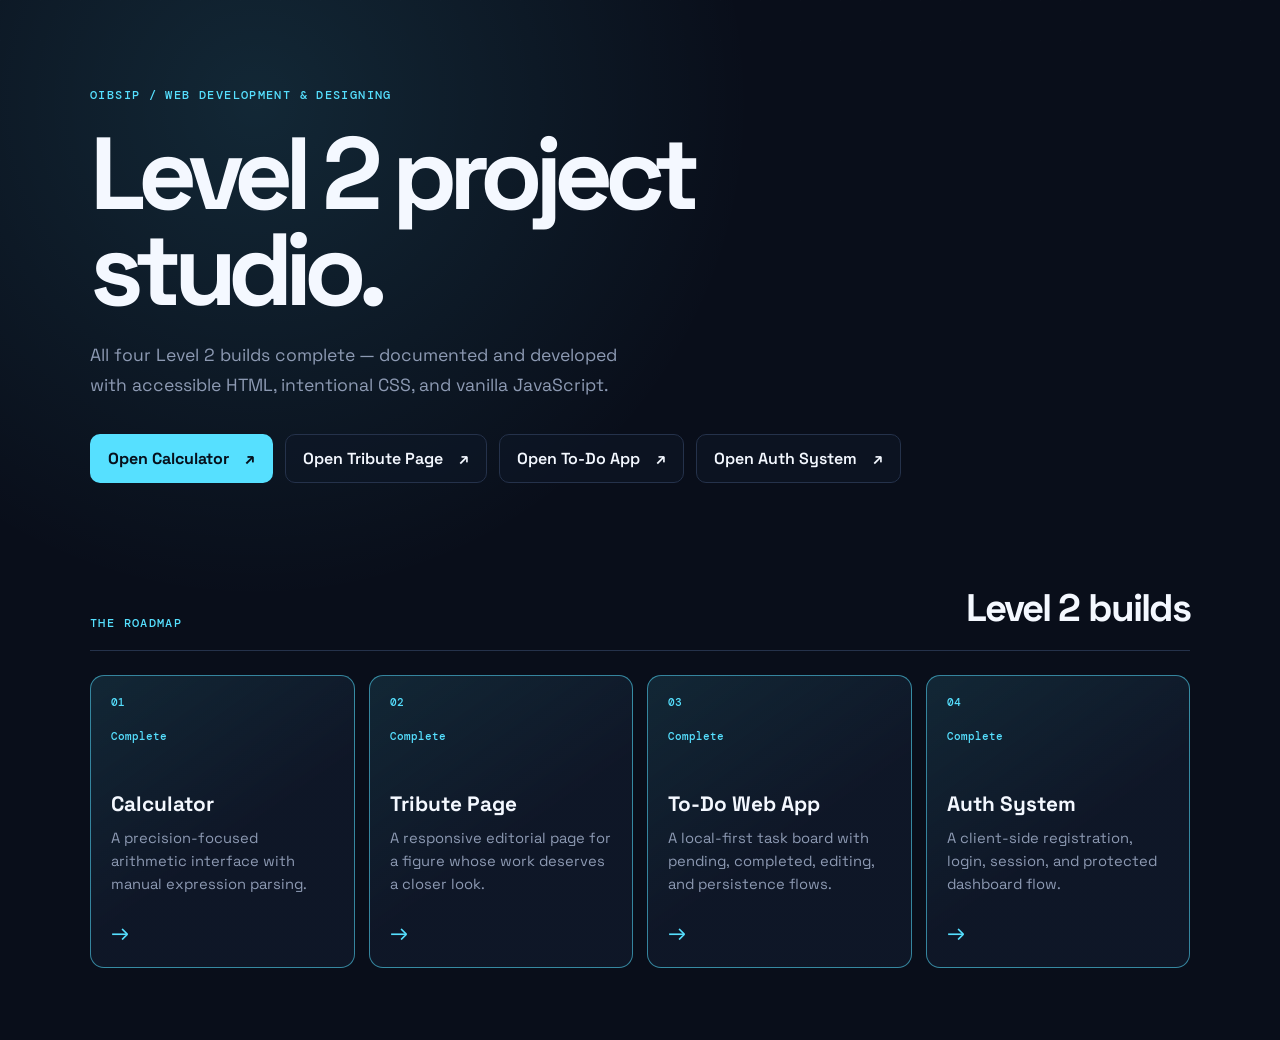
<file: index.html>
<!doctype html>
<html lang="en">
  <head>
    <meta charset="UTF-8" />
    <meta name="viewport" content="width=device-width, initial-scale=1.0" />
    <meta
      name="description"
      content="OIBSIP Web Development and Designing Level 2 projects."
    />
    <title>OIBSIP · Web Development Level 2</title>
    <link rel="icon" href="data:image/svg+xml,%3Csvg xmlns='http://www.w3.org/2000/svg' viewBox='0 0 64 64'%3E%3Crect width='64' height='64' rx='14' fill='%2356e0ff'/%3E%3Crect x='14' y='14' width='14' height='14' rx='2' fill='%2306101c'/%3E%3Crect x='36' y='14' width='14' height='14' rx='2' fill='%2306101c'/%3E%3Crect x='14' y='36' width='14' height='14' rx='2' fill='%2306101c'/%3E%3Crect x='36' y='36' width='14' height='14' rx='2' fill='%2306101c'/%3E%3C/svg%3E" />
    <link rel="stylesheet" href="./hub.css" />
  </head>
  <body>
    <main class="hub-shell">
      <section class="hub-hero" aria-labelledby="hub-title">
        <p class="eyebrow">OIBSIP / WEB DEVELOPMENT &amp; DESIGNING</p>
        <h1 id="hub-title">Level 2 project studio.</h1>
        <p class="hub-intro">
          All four Level 2 builds complete — documented and developed with
          accessible HTML, intentional CSS, and vanilla JavaScript.
        </p>
        <div class="hero-actions">
          <a class="primary-link" href="./WebDev-L2-Task1-Calculator/index.html"
            >Open Calculator <span aria-hidden="true">↗</span></a
          >
          <a
            class="secondary-link"
            href="./WebDev-L2-Task2-TributePage/index.html"
            >Open Tribute Page <span aria-hidden="true">↗</span></a
          >
          <a
            class="secondary-link"
            href="./WebDev-L2-Task3-ToDoWebApp/index.html"
            >Open To-Do App <span aria-hidden="true">↗</span></a
          >
          <a
            class="secondary-link"
            href="./WebDev-L2-Task4-LoginAuthenticationSystem/index.html"
            >Open Auth System <span aria-hidden="true">↗</span></a
          >
        </div>
      </section>

      <section class="project-list" aria-labelledby="projects-title">
        <div class="section-heading">
          <p class="eyebrow">THE ROADMAP</p>
          <h2 id="projects-title">Level 2 builds</h2>
        </div>
        <div class="project-grid">
          <a
            class="project-card project-card--active"
            href="./WebDev-L2-Task1-Calculator/index.html"
          >
            <span class="project-number">01</span>
            <span class="project-status">Complete</span>
            <h3>Calculator</h3>
            <p>
              A precision-focused arithmetic interface with manual expression
              parsing.
            </p>
            <span class="card-arrow" aria-hidden="true">→</span>
          </a>
          <a
            class="project-card project-card--active"
            href="./WebDev-L2-Task2-TributePage/index.html"
          >
            <span class="project-number">02</span>
            <span class="project-status">Complete</span>
            <h3>Tribute Page</h3>
            <p>
              A responsive editorial page for a figure whose work deserves a
              closer look.
            </p>
            <span class="card-arrow" aria-hidden="true">→</span>
          </a>
          <a
            class="project-card project-card--active"
            href="./WebDev-L2-Task3-ToDoWebApp/index.html"
          >
            <span class="project-number">03</span>
            <span class="project-status">Complete</span>
            <h3>To-Do Web App</h3>
            <p>
              A local-first task board with pending, completed, editing, and
              persistence flows.
            </p>
            <span class="card-arrow" aria-hidden="true">→</span>
          </a>
          <a
            class="project-card project-card--active"
            href="./WebDev-L2-Task4-LoginAuthenticationSystem/index.html"
          >
            <span class="project-number">04</span>
            <span class="project-status">Complete</span>
            <h3>Auth System</h3>
            <p>
              A client-side registration, login, session, and protected
              dashboard flow.
            </p>
            <span class="card-arrow" aria-hidden="true">→</span>
          </a>
        </div>
      </section>
    </main>
  </body>
</html>
</file>
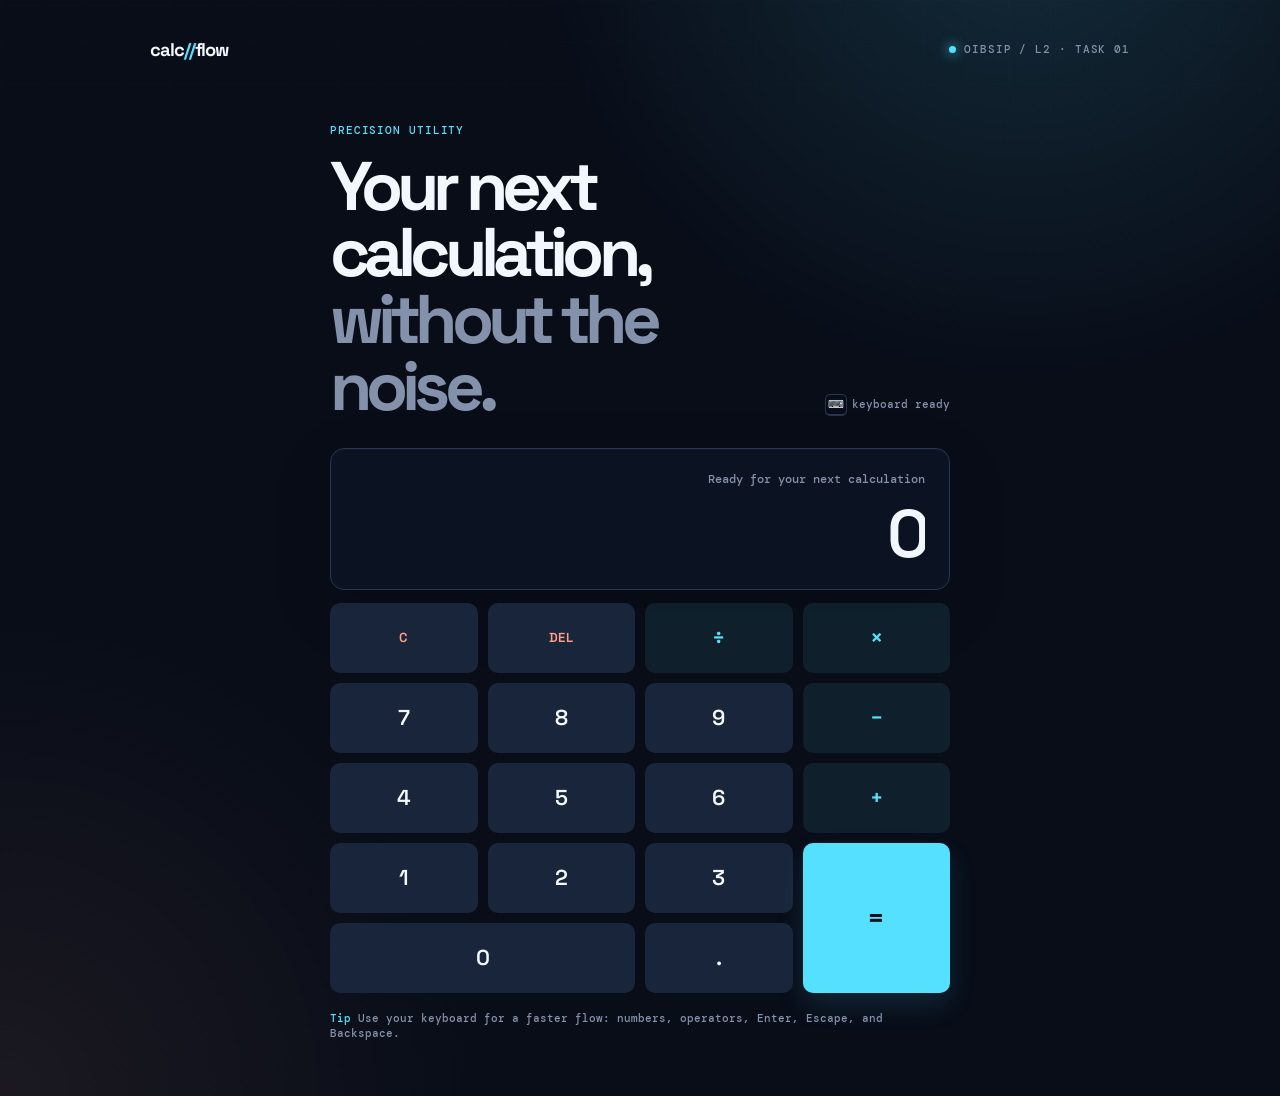
<file: WebDev-L2-Task1-Calculator/index.html>
<!doctype html>
<html lang="en">
  <head>
    <meta charset="UTF-8" />
    <meta name="viewport" content="width=device-width, initial-scale=1.0" />
    <meta
      name="description"
      content="CalcFlow, a clean vanilla JavaScript calculator for OIBSIP Level 2."
    />
    <title>CalcFlow · OIBSIP Calculator</title>
    <link rel="icon" href="data:image/svg+xml,%3Csvg xmlns='http://www.w3.org/2000/svg' viewBox='0 0 64 64'%3E%3Crect width='64' height='64' rx='14' fill='%2356e0ff'/%3E%3Ctext x='32' y='45' font-size='38' text-anchor='middle' fill='%2304131c'%3E%3D%3C/text%3E%3C/svg%3E" />
    <link rel="stylesheet" href="./styles.css" />
    <script src="./script.js" defer></script>
  </head>
  <body>
    <main class="app-shell">
      <header class="app-header">
        <a
          class="wordmark"
          href="../index.html"
          aria-label="Back to OIBSIP project studio"
          >calc<span>//</span>flow</a
        >
        <div class="header-meta">
          <span class="status-dot" aria-hidden="true"></span>
          <span>OIBSIP / L2 · TASK 01</span>
        </div>
      </header>

      <section class="calculator-card" aria-labelledby="calculator-title">
        <div class="card-heading">
          <div>
            <p class="eyebrow">PRECISION UTILITY</p>
            <h1 id="calculator-title">
              Your next calculation,<br /><em>without the noise.</em>
            </h1>
          </div>
          <p class="keyboard-hint">
            <kbd aria-hidden="true">⌨</kbd> keyboard ready
          </p>
        </div>

        <div class="display" aria-live="polite" aria-atomic="true">
          <div class="display-expression" id="expression">
            Ready for your next calculation
          </div>
          <div class="display-result" id="result">0</div>
        </div>

        <div class="calculator-grid" aria-label="Calculator buttons">
          <button class="key key--utility" type="button" data-action="clear">
            C
          </button>
          <button
            class="key key--utility"
            type="button"
            data-action="backspace"
            aria-label="Delete last character"
          >
            DEL
          </button>
          <button
            class="key key--operator"
            type="button"
            data-value="/"
            aria-label="Divide"
          >
            ÷
          </button>
          <button
            class="key key--operator"
            type="button"
            data-value="*"
            aria-label="Multiply"
          >
            ×
          </button>

          <button class="key" type="button" data-value="7">7</button>
          <button class="key" type="button" data-value="8">8</button>
          <button class="key" type="button" data-value="9">9</button>
          <button
            class="key key--operator"
            type="button"
            data-value="-"
            aria-label="Subtract"
          >
            −
          </button>

          <button class="key" type="button" data-value="4">4</button>
          <button class="key" type="button" data-value="5">5</button>
          <button class="key" type="button" data-value="6">6</button>
          <button
            class="key key--operator"
            type="button"
            data-value="+"
            aria-label="Add"
          >
            +
          </button>

          <button class="key" type="button" data-value="1">1</button>
          <button class="key" type="button" data-value="2">2</button>
          <button class="key" type="button" data-value="3">3</button>
          <button
            class="key key--equals"
            type="button"
            data-action="equals"
            aria-label="Equals"
          >
            =
          </button>

          <button class="key key--zero" type="button" data-value="0">0</button>
          <button class="key" type="button" data-value=".">.</button>
        </div>

        <p class="calculator-note">
          <span>Tip</span> Use your keyboard for a faster flow: numbers,
          operators, Enter, Escape, and Backspace.
        </p>
      </section>
    </main>
  </body>
</html>
</file>
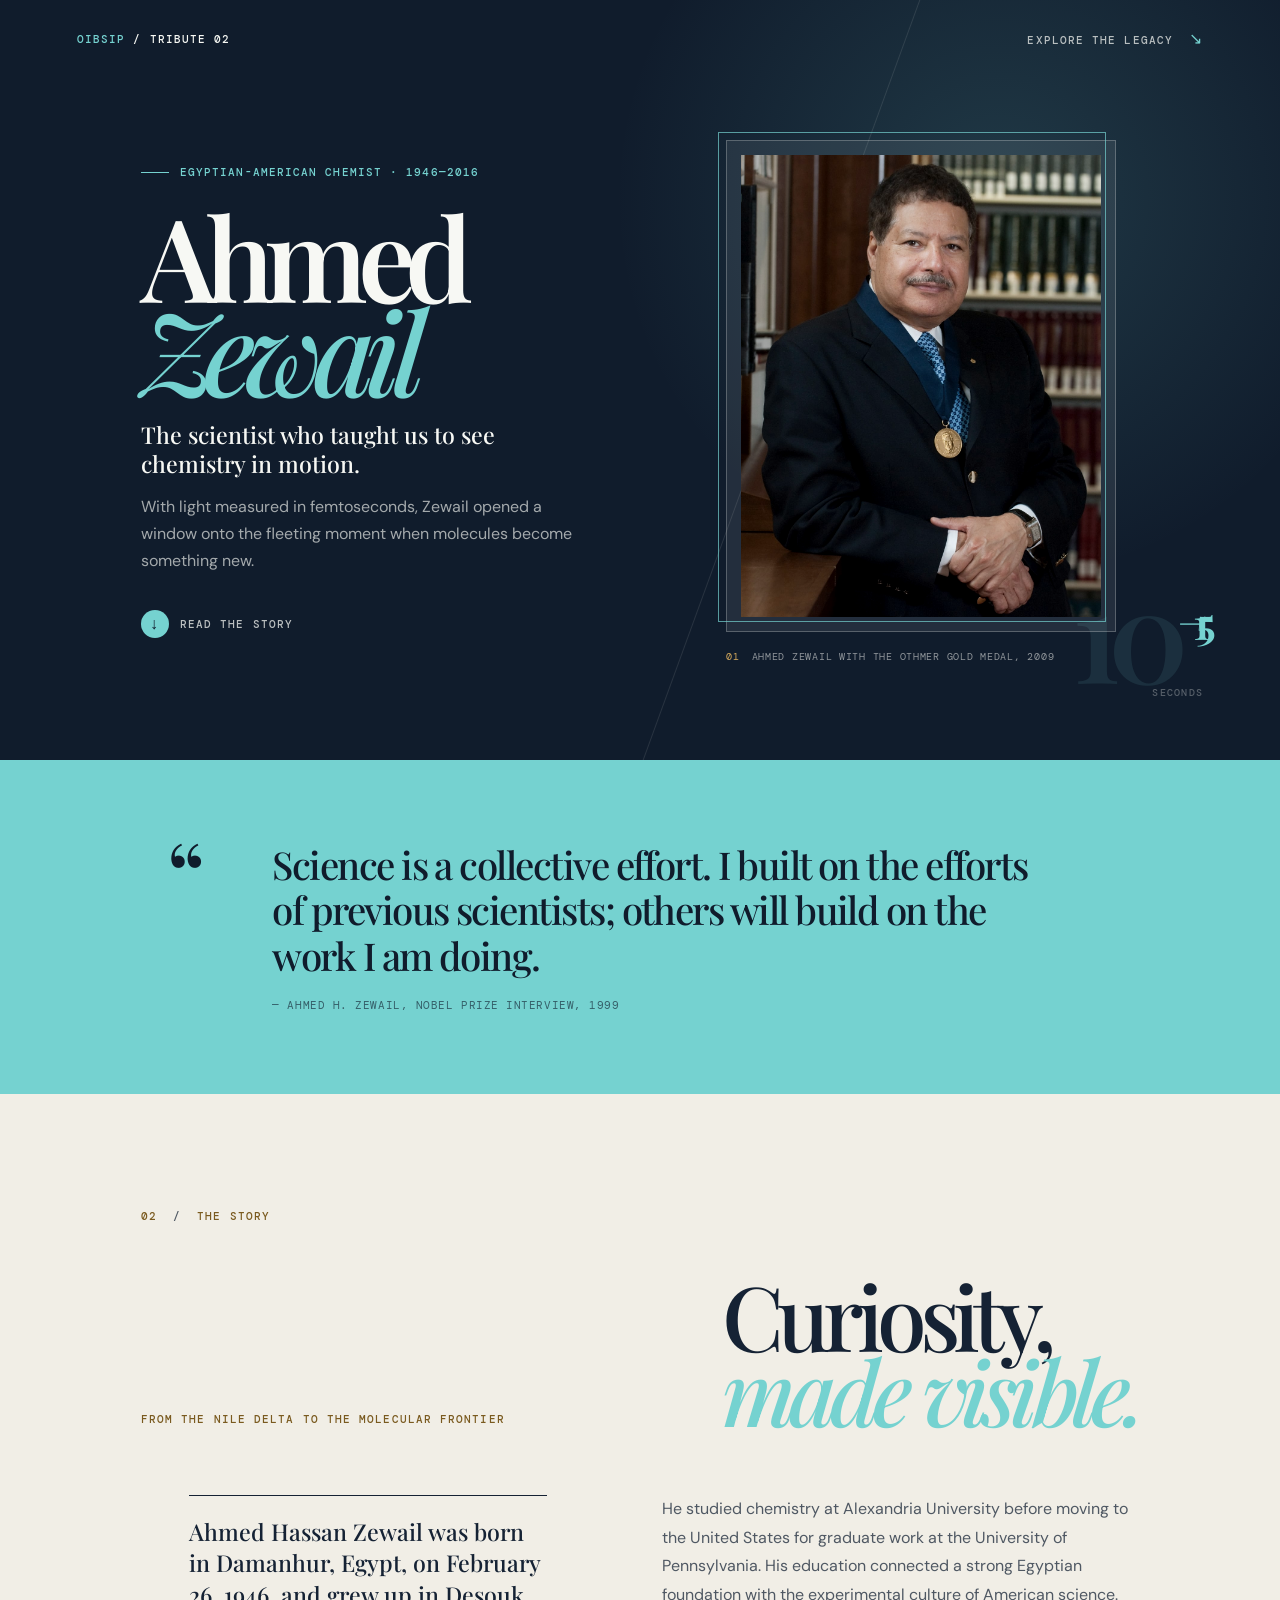
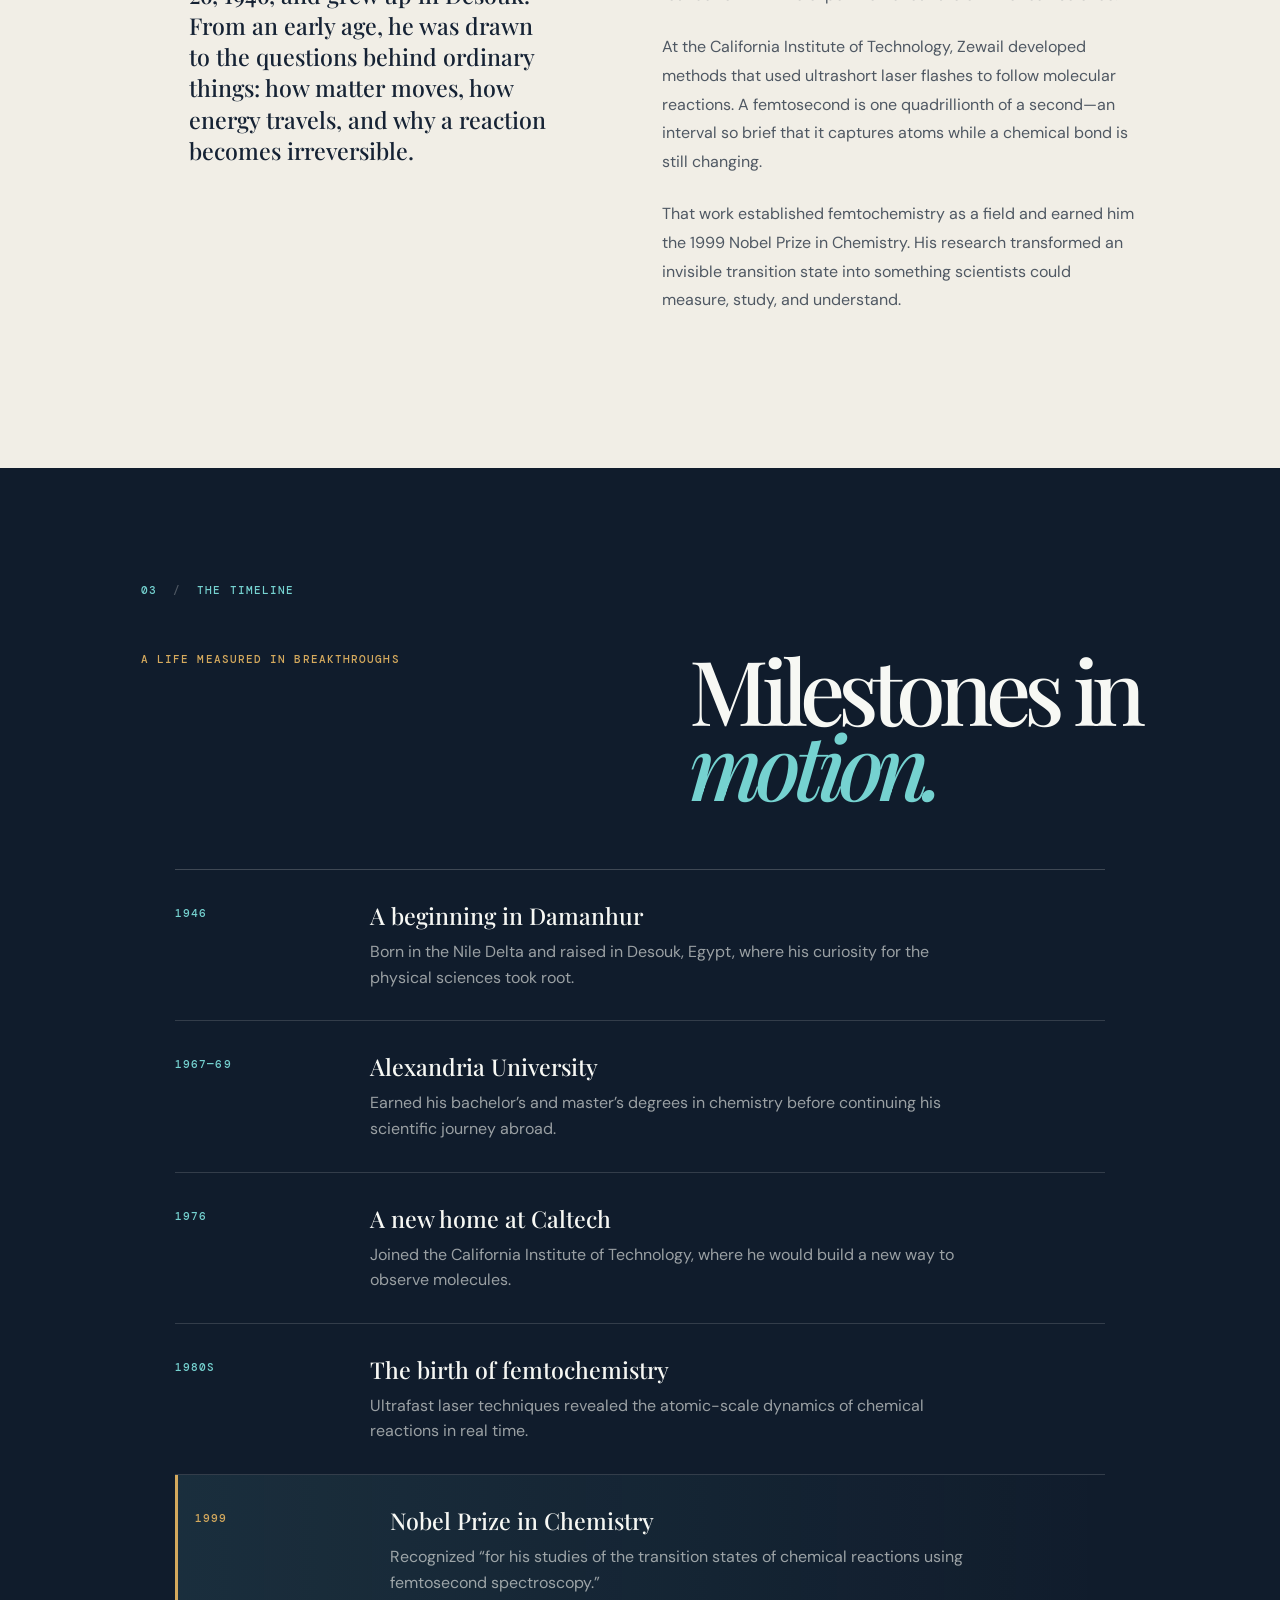
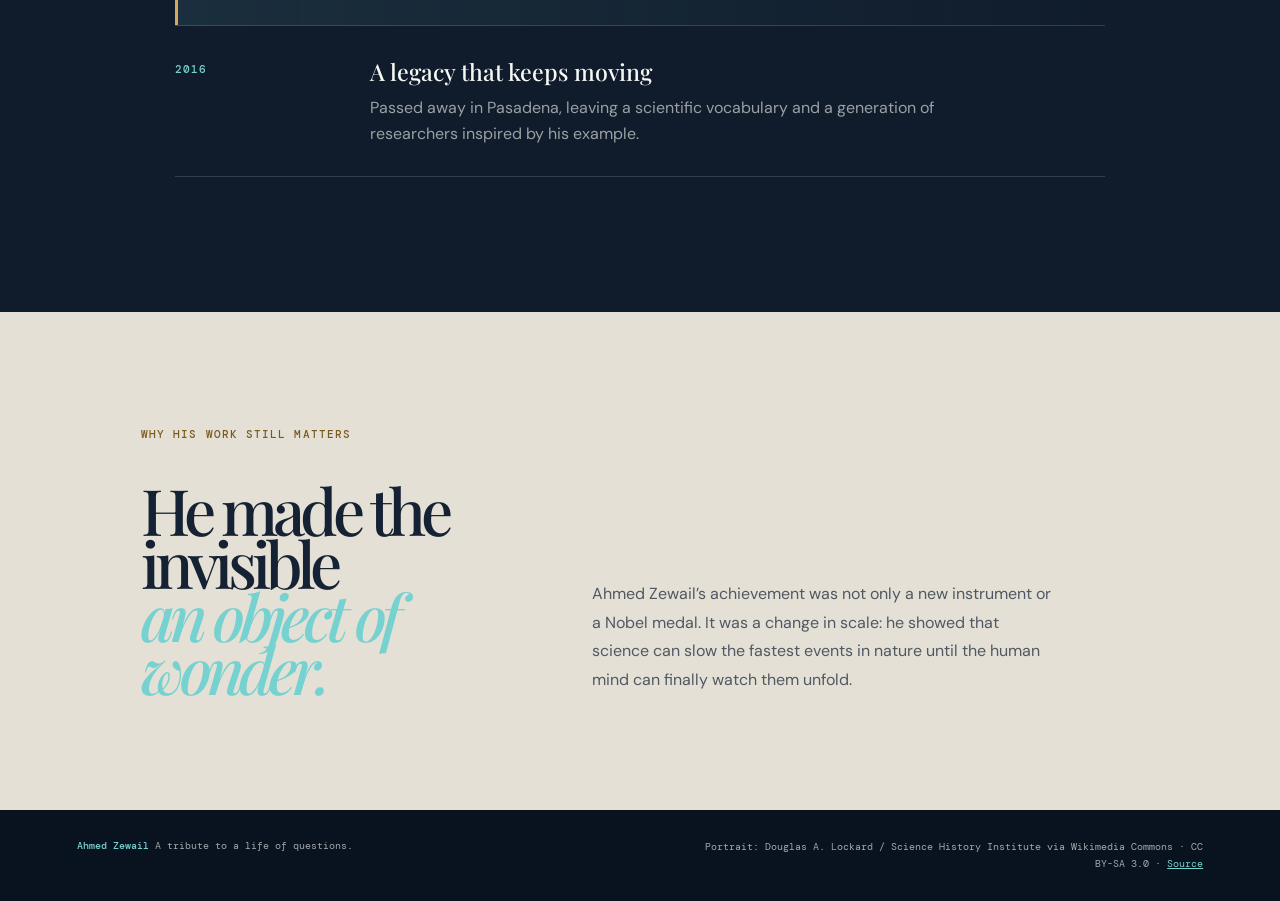
<file: WebDev-L2-Task2-TributePage/index.html>
<!doctype html>
<html lang="en">
  <head>
    <meta charset="UTF-8" />
    <meta name="viewport" content="width=device-width, initial-scale=1.0" />
    <meta
      name="description"
      content="A tribute page celebrating Ahmed Zewail, the Egyptian-American pioneer of femtochemistry."
    />
    <title>Ahmed Zewail · The Architecture of Time</title>
    <link rel="icon" href="data:image/svg+xml,%3Csvg xmlns='http://www.w3.org/2000/svg' viewBox='0 0 64 64'%3E%3Crect width='64' height='64' rx='14' fill='%23101c2c'/%3E%3Ctext x='32' y='43' font-size='26' text-anchor='middle' fill='%2375d2d0' font-family='Georgia,serif'%3EAZ%3C/text%3E%3C/svg%3E" />
    <link rel="stylesheet" href="./styles.css" />
  </head>
  <body>
    <header class="site-header">
      <a
        class="brand"
        href="../index.html"
        aria-label="Back to OIBSIP project studio"
        ><span>OIBSIP</span> / TRIBUTE 02</a
      >
      <a class="header-link" href="#legacy"
        >Explore the legacy <span aria-hidden="true">↘</span></a
      >
    </header>

    <main>
      <section class="hero" aria-labelledby="page-title">
        <div class="hero-copy">
          <p class="kicker">
            <span class="kicker-line"></span> Egyptian-American chemist ·
            1946—2016
          </p>
          <h1 id="page-title">Ahmed<br /><em>Zewail</em></h1>
          <p class="hero-tagline">
            The scientist who taught us to see chemistry in motion.
          </p>
          <p class="hero-intro">
            With light measured in femtoseconds, Zewail opened a window onto the
            fleeting moment when molecules become something new.
          </p>
          <a class="scroll-cue" href="#story"
            ><span class="scroll-icon">↓</span> Read the story</a
          >
        </div>
        <figure class="hero-portrait">
          <div class="portrait-frame">
            <img
              src="./assets/ahmed-zewail-portrait.jpg"
              alt="Ahmed Zewail wearing the Othmer Gold Medal"
              width="1200"
              height="1635"
              fetchpriority="high"
            />
          </div>
          <figcaption>
            <span>01</span> Ahmed Zewail with the Othmer Gold Medal, 2009
          </figcaption>
        </figure>
        <div class="hero-mark" aria-hidden="true">
          10<sup>−15</sup><small>seconds</small>
        </div>
      </section>

      <section class="quote-band" aria-label="Ahmed Zewail quote">
        <div class="quote-mark" aria-hidden="true">“</div>
        <blockquote>
          Science is a collective effort. I built on the efforts of previous
          scientists; others will build on the work I am doing.
        </blockquote>
        <cite>— Ahmed H. Zewail, Nobel Prize interview, 1999</cite>
      </section>

      <section
        class="story-section paper-section"
        id="story"
        aria-labelledby="story-title"
      >
        <div class="section-index">02 <span>/</span> THE STORY</div>
        <div class="section-heading">
          <p class="section-label">
            From the Nile Delta to the molecular frontier
          </p>
          <h2 id="story-title">Curiosity,<br /><em>made visible.</em></h2>
        </div>
        <div class="story-grid">
          <div class="story-lead">
            <p>
              Ahmed Hassan Zewail was born in Damanhur, Egypt, on February 26,
              1946, and grew up in Desouk. From an early age, he was drawn to
              the questions behind ordinary things: how matter moves, how energy
              travels, and why a reaction becomes irreversible.
            </p>
          </div>
          <div class="story-body">
            <p>
              He studied chemistry at Alexandria University before moving to the
              United States for graduate work at the University of Pennsylvania.
              His education connected a strong Egyptian foundation with the
              experimental culture of American science.
            </p>
            <p>
              At the California Institute of Technology, Zewail developed
              methods that used ultrashort laser flashes to follow molecular
              reactions. A femtosecond is one quadrillionth of a second—an
              interval so brief that it captures atoms while a chemical bond is
              still changing.
            </p>
            <p>
              That work established femtochemistry as a field and earned him the
              1999 Nobel Prize in Chemistry. His research transformed an
              invisible transition state into something scientists could
              measure, study, and understand.
            </p>
          </div>
        </div>
      </section>

      <section
        class="timeline-section"
        id="legacy"
        aria-labelledby="timeline-title"
      >
        <div class="section-index section-index--light">
          03 <span>/</span> THE TIMELINE
        </div>
        <div class="section-heading section-heading--light">
          <p class="section-label">A life measured in breakthroughs</p>
          <h2 id="timeline-title">Milestones in<br /><em>motion.</em></h2>
        </div>
        <ol class="timeline-list">
          <li class="timeline-item">
            <span class="timeline-year">1946</span>
            <div>
              <h3>A beginning in Damanhur</h3>
              <p>
                Born in the Nile Delta and raised in Desouk, Egypt, where his
                curiosity for the physical sciences took root.
              </p>
            </div>
          </li>
          <li class="timeline-item">
            <span class="timeline-year">1967—69</span>
            <div>
              <h3>Alexandria University</h3>
              <p>
                Earned his bachelor’s and master’s degrees in chemistry before
                continuing his scientific journey abroad.
              </p>
            </div>
          </li>
          <li class="timeline-item">
            <span class="timeline-year">1976</span>
            <div>
              <h3>A new home at Caltech</h3>
              <p>
                Joined the California Institute of Technology, where he would
                build a new way to observe molecules.
              </p>
            </div>
          </li>
          <li class="timeline-item">
            <span class="timeline-year">1980s</span>
            <div>
              <h3>The birth of femtochemistry</h3>
              <p>
                Ultrafast laser techniques revealed the atomic-scale dynamics of
                chemical reactions in real time.
              </p>
            </div>
          </li>
          <li class="timeline-item timeline-item--accent">
            <span class="timeline-year">1999</span>
            <div>
              <h3>Nobel Prize in Chemistry</h3>
              <p>
                Recognized “for his studies of the transition states of chemical
                reactions using femtosecond spectroscopy.”
              </p>
            </div>
          </li>
          <li class="timeline-item">
            <span class="timeline-year">2016</span>
            <div>
              <h3>A legacy that keeps moving</h3>
              <p>
                Passed away in Pasadena, leaving a scientific vocabulary and a
                generation of researchers inspired by his example.
              </p>
            </div>
          </li>
        </ol>
      </section>

      <section class="legacy-note" aria-labelledby="legacy-note-title">
        <p class="section-label">Why his work still matters</p>
        <h2 id="legacy-note-title">
          He made the invisible<br /><em>an object of wonder.</em>
        </h2>
        <p>
          Ahmed Zewail’s achievement was not only a new instrument or a Nobel
          medal. It was a change in scale: he showed that science can slow the
          fastest events in nature until the human mind can finally watch them
          unfold.
        </p>
      </section>
    </main>

    <footer class="site-footer">
      <div>
        <strong>Ahmed Zewail</strong
        ><span> A tribute to a life of questions.</span>
      </div>
      <div class="credits">
        Portrait: Douglas A. Lockard / Science History Institute via Wikimedia
        Commons · CC BY-SA 3.0 ·
        <a
          href="https://commons.wikimedia.org/wiki/File:Ahmed_Zewail_HD2009_Othmer_Gold_Medal_portrait.JPG"
          target="_blank"
          rel="noreferrer"
          >Source</a
        >
      </div>
    </footer>
  </body>
</html>
</file>
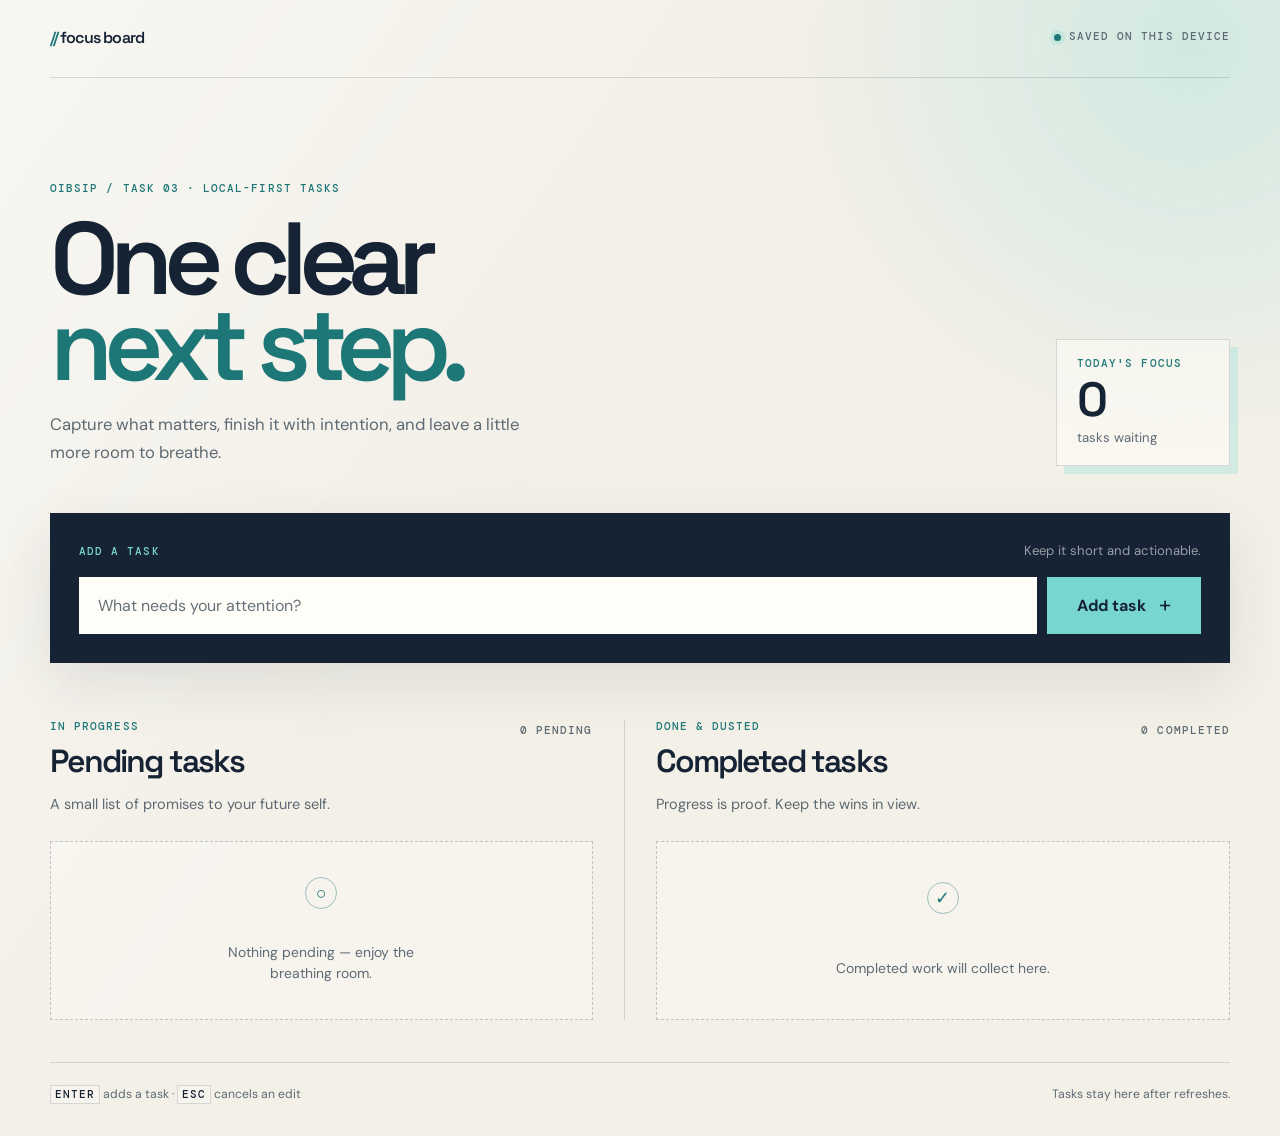
<file: WebDev-L2-Task3-ToDoWebApp/index.html>
<!doctype html>
<html lang="en">
  <head>
    <meta charset="UTF-8" />
    <meta name="viewport" content="width=device-width, initial-scale=1.0" />
    <meta name="description" content="A focused, local-first task board for adding, completing, editing, and managing daily tasks." />
    <title>Focus Board · OIBSIP To-Do App</title>
    <link rel="icon" href="data:image/svg+xml,%3Csvg xmlns='http://www.w3.org/2000/svg' viewBox='0 0 64 64'%3E%3Crect width='64' height='64' rx='14' fill='%23152335'/%3E%3Cpath d='M17 33l10 10 21-23' fill='none' stroke='%2377d6d0' stroke-width='7' stroke-linecap='round' stroke-linejoin='round'/%3E%3C/svg%3E" />
    <link rel="stylesheet" href="./styles.css" />
  </head>
  <body>
    <main class="app-shell">
      <header class="topbar">
        <a class="wordmark" href="../index.html" aria-label="Back to the OIBSIP Level 2 project studio">
          <span class="wordmark-mark" aria-hidden="true">//</span> focus board
        </a>
        <p class="save-status"><span class="status-dot" aria-hidden="true"></span> Saved on this device</p>
      </header>

      <section class="intro" aria-labelledby="page-title">
        <p class="eyebrow">OIBSIP / TASK 03 · LOCAL-FIRST TASKS</p>
        <div class="intro-row">
          <div>
            <h1 id="page-title">One clear<br /><em>next step.</em></h1>
            <p class="intro-copy">Capture what matters, finish it with intention, and leave a little more room to breathe.</p>
          </div>
          <div class="today-card" aria-label="Today's focus summary">
            <span class="today-label">TODAY'S FOCUS</span>
            <strong id="focus-number">0</strong>
            <span id="focus-label">tasks waiting</span>
          </div>
        </div>
      </section>

      <section class="composer" aria-labelledby="composer-title">
        <div class="composer-heading">
          <p class="section-label" id="composer-title">ADD A TASK</p>
          <p class="helper-copy" id="task-help">Keep it short and actionable.</p>
        </div>
        <form id="task-form" class="task-form" novalidate>
          <label class="sr-only" for="task-input">What needs your attention?</label>
          <input
            id="task-input"
            name="task"
            type="text"
            maxlength="160"
            autocomplete="off"
            placeholder="What needs your attention?"
            aria-describedby="task-help task-error"
            required
          />
          <button class="add-button" type="submit">
            <span>Add task</span>
            <span class="add-icon" aria-hidden="true">+</span>
          </button>
        </form>
        <p id="task-error" class="form-error" role="alert" hidden></p>
      </section>

      <section class="board" aria-label="Task board">
        <section class="task-column task-column--pending" aria-labelledby="pending-title">
          <div class="column-heading">
            <div>
              <p class="section-label">IN PROGRESS</p>
              <h2 id="pending-title">Pending tasks</h2>
            </div>
            <span class="task-count" id="pending-count">0 pending</span>
          </div>
          <p class="column-description">A small list of promises to your future self.</p>
          <div id="pending-empty" class="empty-state">
            <span class="empty-symbol" aria-hidden="true">○</span>
            <p>Nothing pending — enjoy the breathing room.</p>
          </div>
          <ul id="pending-list" class="task-list" aria-label="Pending tasks"></ul>
        </section>

        <section class="task-column task-column--completed" aria-labelledby="completed-title">
          <div class="column-heading">
            <div>
              <p class="section-label">DONE &amp; DUSTED</p>
              <h2 id="completed-title">Completed tasks</h2>
            </div>
            <span class="task-count" id="completed-count">0 completed</span>
          </div>
          <p class="column-description">Progress is proof. Keep the wins in view.</p>
          <div id="completed-empty" class="empty-state">
            <span class="empty-symbol" aria-hidden="true">✓</span>
            <p>Completed work will collect here.</p>
          </div>
          <ul id="completed-list" class="task-list" aria-label="Completed tasks"></ul>
        </section>
      </section>

      <footer class="app-footer">
        <p><span class="footer-key">Enter</span> adds a task <span aria-hidden="true">·</span> <span class="footer-key">Esc</span> cancels an edit</p>
        <p>Tasks stay here after refreshes.</p>
      </footer>
    </main>

    <p id="live-region" class="sr-only" aria-live="polite" aria-atomic="true"></p>
    <script src="./script.js"></script>
  </body>
</html>
</file>
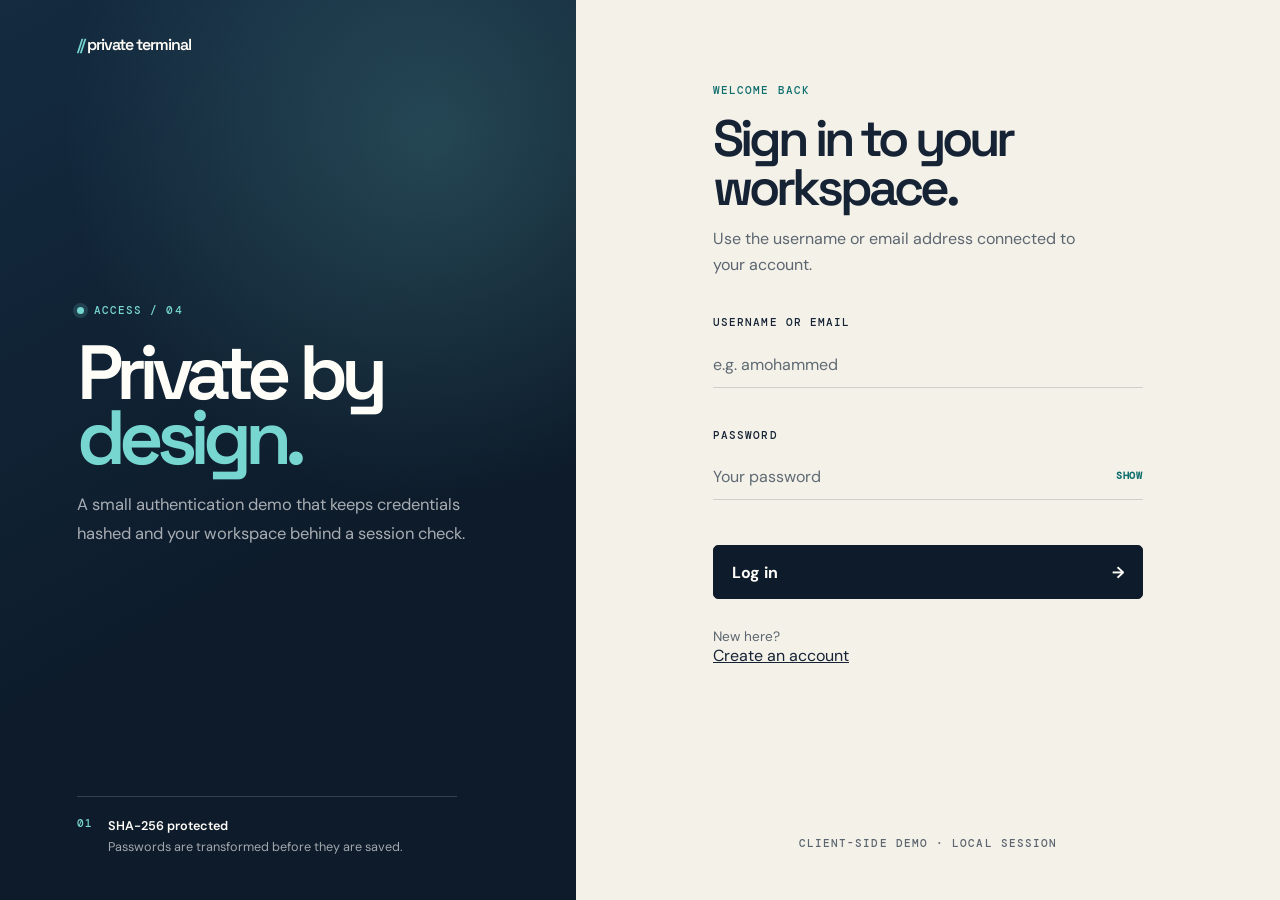
<file: WebDev-L2-Task4-LoginAuthenticationSystem/index.html>
<!doctype html>
<html lang="en">
  <head>
    <meta charset="UTF-8" />
    <meta name="viewport" content="width=device-width, initial-scale=1.0" />
    <meta
      name="description"
      content="Open the OIBSIP Private Terminal login authentication demo."
    />
    <meta http-equiv="refresh" content="0; url=./login.html" />
    <title>Private Terminal · Sign in</title>
    <link
      rel="icon"
      href="data:image/svg+xml,%3Csvg xmlns='http://www.w3.org/2000/svg' viewBox='0 0 64 64'%3E%3Crect width='64' height='64' rx='14' fill='%230d1b2a'/%3E%3Cpath d='M20 29h24v21H20z' fill='none' stroke='%2377d6d0' stroke-width='5' stroke-linejoin='round'/%3E%3Cpath d='M25 29v-7a7 7 0 0 1 14 0v7' fill='none' stroke='%2377d6d0' stroke-width='5' stroke-linecap='round'/%3E%3Ccircle cx='32' cy='39' r='3' fill='%2377d6d0'/%3E%3C/svg%3E"
    />
  </head>
  <body>
    <p>Opening Private Terminal… <a href="./login.html">Continue to sign in</a>.</p>
    <script>
      window.location.replace('./login.html');
    </script>
  </body>
</html>
</file>
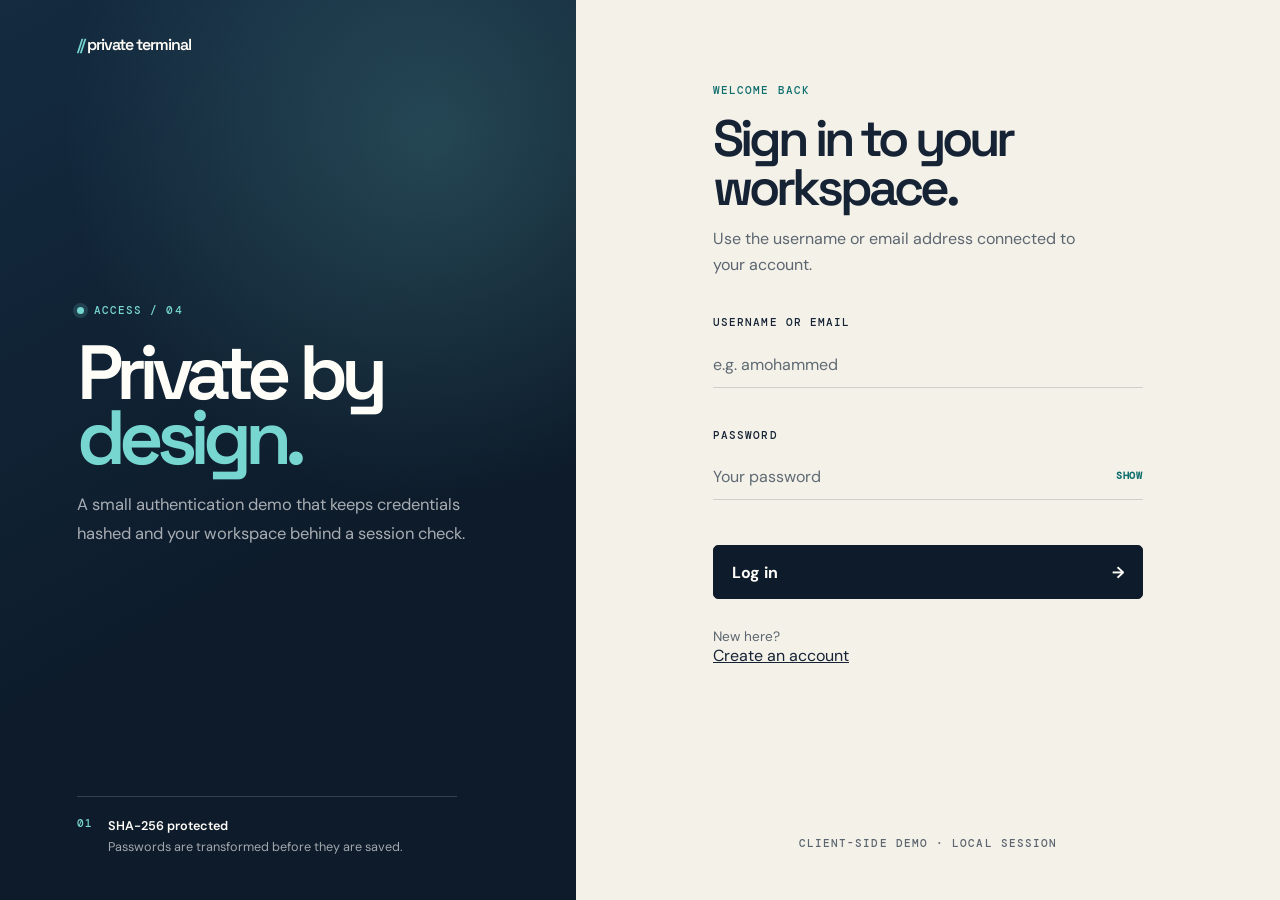
<file: WebDev-L2-Task4-LoginAuthenticationSystem/dashboard.html>
<!doctype html>
<html lang="en">
  <head>
    <meta charset="UTF-8" />
    <meta name="viewport" content="width=device-width, initial-scale=1.0" />
    <meta
      name="description"
      content="Protected dashboard for the OIBSIP Private Terminal authentication demo."
    />
    <title>Workspace · Private Terminal</title>
    <link
      rel="icon"
      href="data:image/svg+xml,%3Csvg xmlns='http://www.w3.org/2000/svg' viewBox='0 0 64 64'%3E%3Crect width='64' height='64' rx='14' fill='%230d1b2a'/%3E%3Cpath d='M20 29h24v21H20z' fill='none' stroke='%2377d6d0' stroke-width='5' stroke-linejoin='round'/%3E%3Cpath d='M25 29v-7a7 7 0 0 1 14 0v7' fill='none' stroke='%2377d6d0' stroke-width='5' stroke-linecap='round'/%3E%3Ccircle cx='32' cy='39' r='3' fill='%2377d6d0'/%3E%3C/svg%3E"
    />
    <link rel="stylesheet" href="./styles.css" />
  </head>
  <body data-page="dashboard" class="dashboard-body">
    <main id="dashboard-content" class="dashboard-shell" hidden>
      <header class="dashboard-header">
        <a
          class="wordmark wordmark--dark"
          href="../index.html"
          aria-label="Back to OIBSIP project studio"
          ><span aria-hidden="true">//</span> private terminal</a
        >
        <div class="session-controls">
          <span class="session-badge"
            ><span class="beacon" aria-hidden="true"></span> AUTHENTICATED</span
          ><button id="logout-button" class="logout-button" type="button">
            Log out <span aria-hidden="true">↗</span>
          </button>
        </div>
      </header>

      <section class="dashboard-hero" aria-labelledby="dashboard-title">
        <div>
          <p class="eyebrow">SECURE WORKSPACE / SESSION ACTIVE</p>
          <h1 id="dashboard-title">
            Welcome back,<br /><em data-dashboard-username>there.</em>
          </h1>
          <p class="dashboard-intro">
            You passed the client-side session check. This page is protected
            from direct access without an active sign-in.
          </p>
        </div>
        <div class="identity-chip">
          <span class="avatar" data-dashboard-initial>A</span>
          <div>
            <span class="chip-label">SIGNED IN AS</span
            ><strong data-dashboard-email>you@example.com</strong>
          </div>
        </div>
      </section>

      <section class="dashboard-grid" aria-label="Authentication details">
        <article class="dashboard-card dashboard-card--primary">
          <p class="section-label">SESSION CHECK</p>
          <h2>Access<br />granted.</h2>
          <p>
            Your local session is valid for this browser until you choose to log
            out.
          </p>
          <span class="card-code">SESSION / ACTIVE</span>
        </article>
        <article class="dashboard-card">
          <p class="section-label">CREDENTIAL STORE</p>
          <h2>Hashed,<br />not exposed.</h2>
          <p>
            The stored record includes a SHA-256 password hash and a unique
            local salt, never the password itself.
          </p>
          <span class="card-code">SHA-256 / LOCAL DEMO</span>
        </article>
        <article class="dashboard-card">
          <p class="section-label">ROUTE GUARD</p>
          <h2>Private,<br />by default.</h2>
          <p>
            Opening this page without a recognized session redirects the visitor
            to the Login screen.
          </p>
          <span class="card-code">GUARD / ENABLED</span>
        </article>
      </section>

      <footer class="dashboard-footer">
        <span>OIBSIP · TASK 04</span
        ><span>Front-end authentication learning demo</span>
      </footer>
    </main>
    <main id="session-check" class="session-check" aria-live="polite">
      <span class="beacon" aria-hidden="true"></span> Checking secure session…
    </main>
    <script src="./auth.js"></script>
  </body>
</html>
</file>
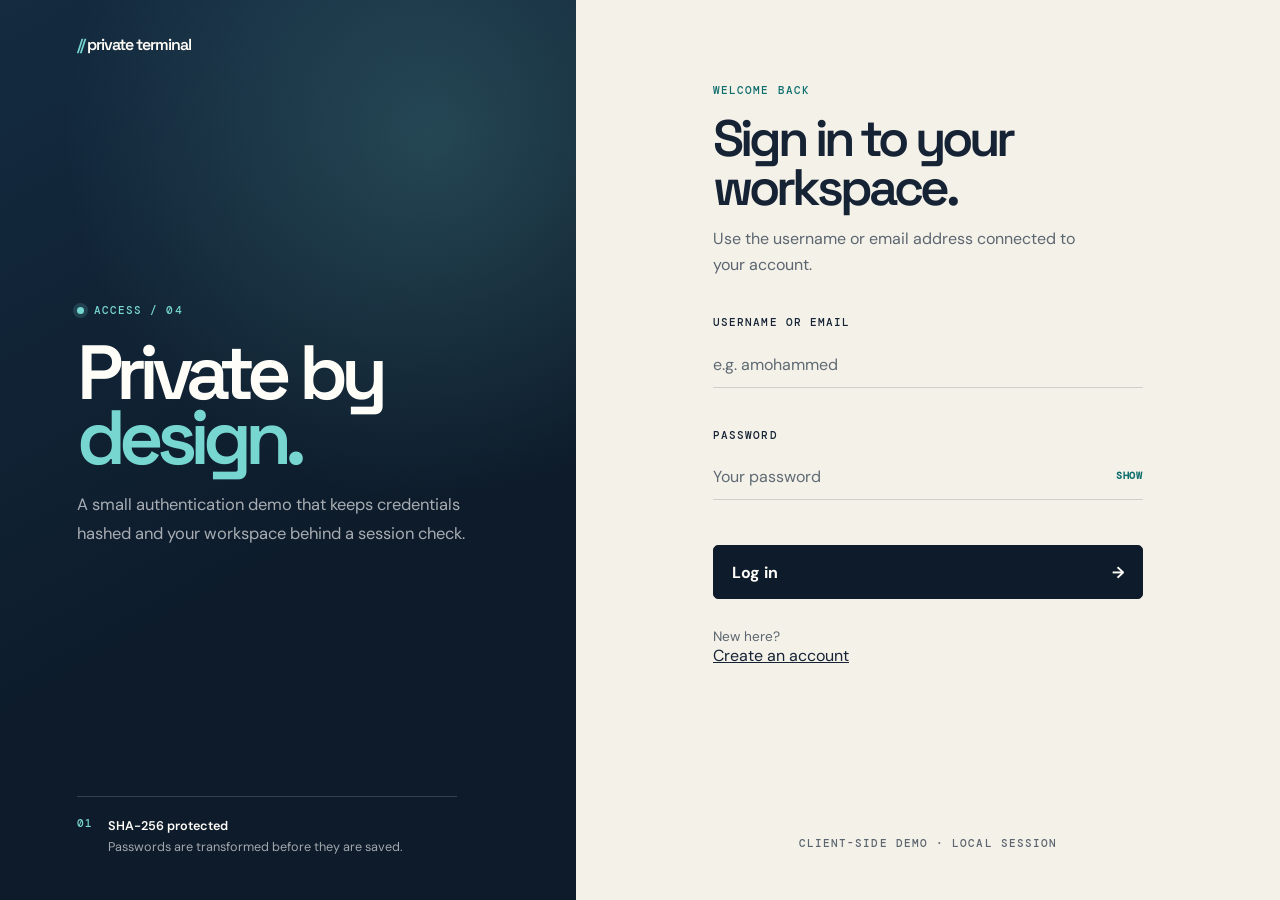
<file: WebDev-L2-Task4-LoginAuthenticationSystem/login.html>
<!doctype html>
<html lang="en">
  <head>
    <meta charset="UTF-8" />
    <meta name="viewport" content="width=device-width, initial-scale=1.0" />
    <meta
      name="description"
      content="Sign in to the OIBSIP Private Terminal authentication demo."
    />
    <title>Sign in · Private Terminal</title>
    <link
      rel="icon"
      href="data:image/svg+xml,%3Csvg xmlns='http://www.w3.org/2000/svg' viewBox='0 0 64 64'%3E%3Crect width='64' height='64' rx='14' fill='%230d1b2a'/%3E%3Cpath d='M20 29h24v21H20z' fill='none' stroke='%2377d6d0' stroke-width='5' stroke-linejoin='round'/%3E%3Cpath d='M25 29v-7a7 7 0 0 1 14 0v7' fill='none' stroke='%2377d6d0' stroke-width='5' stroke-linecap='round'/%3E%3Ccircle cx='32' cy='39' r='3' fill='%2377d6d0'/%3E%3C/svg%3E"
    />
    <link rel="stylesheet" href="./styles.css" />
  </head>
  <body data-page="login">
    <main class="auth-layout">
      <aside class="identity-panel">
        <a
          class="wordmark"
          href="../index.html"
          aria-label="Back to OIBSIP project studio"
          ><span aria-hidden="true">//</span> private terminal</a
        >
        <div class="identity-copy">
          <p class="eyebrow">
            <span class="beacon" aria-hidden="true"></span> ACCESS / 04
          </p>
          <h1>Private by<br /><em>design.</em></h1>
          <p>
            A small authentication demo that keeps credentials hashed and your
            workspace behind a session check.
          </p>
        </div>
        <div class="security-note">
          <span class="note-index">01</span>
          <p>
            <strong>SHA-256 protected</strong><br />Passwords are transformed
            before they are saved.
          </p>
        </div>
      </aside>

      <section class="auth-panel" aria-labelledby="login-title">
        <div class="auth-card">
          <p class="eyebrow">WELCOME BACK</p>
          <h2 id="login-title">Sign in to your workspace.</h2>
          <p class="auth-intro">
            Use the username or email address connected to your account.
          </p>

          <form id="login-form" class="auth-form" novalidate>
            <div class="field-group">
              <label for="login-credential">USERNAME OR EMAIL</label>
              <input
                id="login-credential"
                name="credential"
                type="text"
                autocomplete="username"
                placeholder="e.g. amohammed"
                aria-describedby="login-credential-error"
                required
              />
              <p
                id="login-credential-error"
                class="field-error"
                data-error-for="login-credential"
              ></p>
            </div>

            <div class="field-group">
              <label for="login-password">PASSWORD</label>
              <div class="password-control">
                <input
                  id="login-password"
                  name="password"
                  type="password"
                  autocomplete="current-password"
                  placeholder="Your password"
                  aria-describedby="login-password-error"
                  required
                />
                <button
                  class="password-toggle"
                  type="button"
                  data-password-toggle="login-password"
                  aria-controls="login-password"
                  aria-label="Show password"
                  aria-pressed="false"
                >
                  <span class="password-toggle__label" aria-hidden="true">Show</span>
                </button>
              </div>
              <p
                id="login-password-error"
                class="field-error"
                data-error-for="login-password"
              ></p>
            </div>

            <p
              id="login-feedback"
              class="form-feedback"
              role="alert"
              aria-live="polite"
              hidden
            ></p>
            <button class="submit-button" type="submit">
              <span>Log in</span><span aria-hidden="true">→</span>
            </button>
          </form>

          <p class="auth-switch">New here?</p>
          <p><a href="./register.html">Create an account</a></p>
        </div>
        <p class="panel-meta">
          CLIENT-SIDE DEMO <span aria-hidden="true">·</span> LOCAL SESSION
        </p>
      </section>
    </main>
    <script src="./auth.js"></script>
  </body>
</html>
</file>
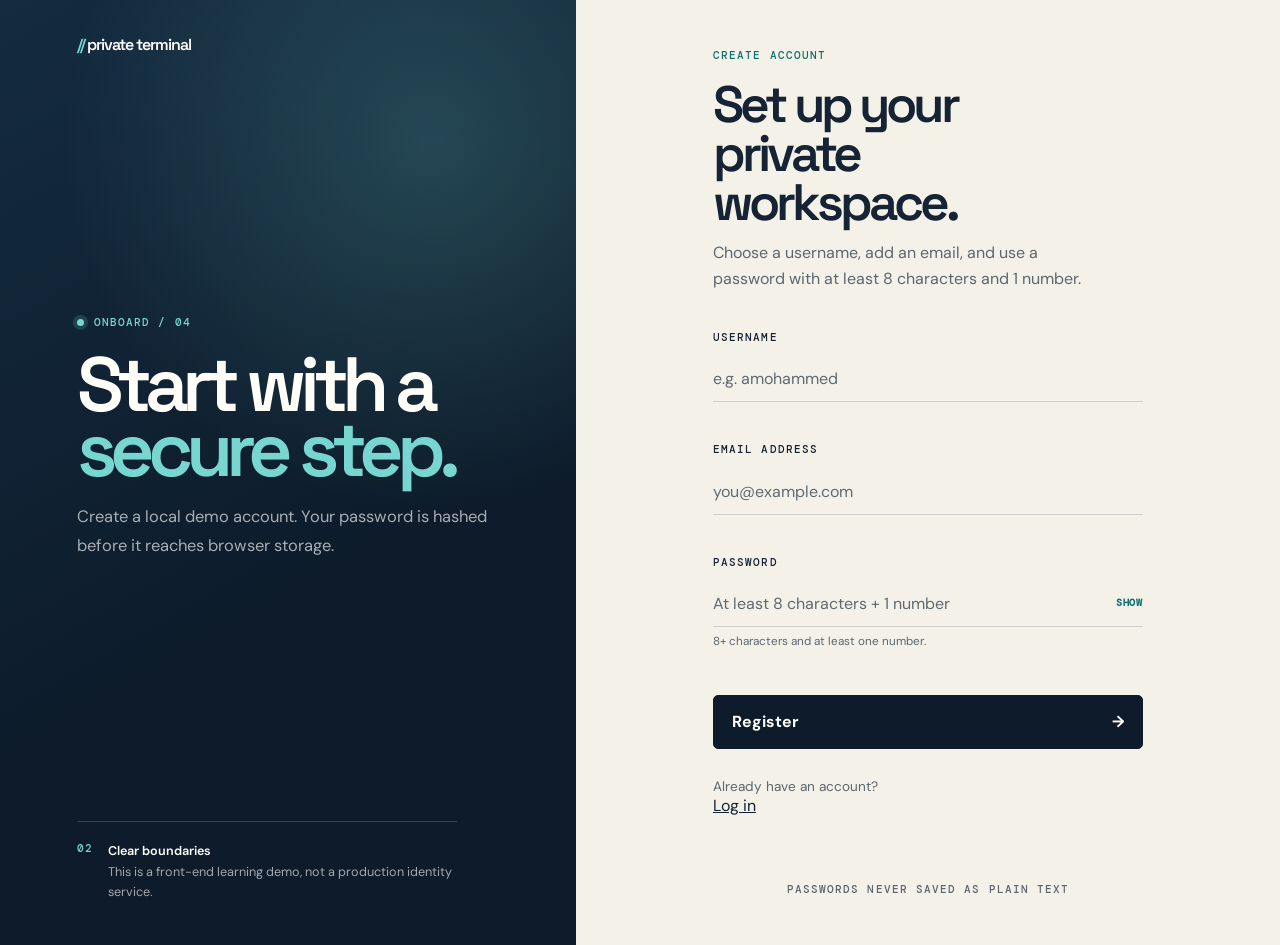
<file: WebDev-L2-Task4-LoginAuthenticationSystem/register.html>
<!doctype html>
<html lang="en">
  <head>
    <meta charset="UTF-8" />
    <meta name="viewport" content="width=device-width, initial-scale=1.0" />
    <meta
      name="description"
      content="Create an account for the OIBSIP Private Terminal authentication demo."
    />
    <title>Create account · Private Terminal</title>
    <link
      rel="icon"
      href="data:image/svg+xml,%3Csvg xmlns='http://www.w3.org/2000/svg' viewBox='0 0 64 64'%3E%3Crect width='64' height='64' rx='14' fill='%230d1b2a'/%3E%3Cpath d='M20 29h24v21H20z' fill='none' stroke='%2377d6d0' stroke-width='5' stroke-linejoin='round'/%3E%3Cpath d='M25 29v-7a7 7 0 0 1 14 0v7' fill='none' stroke='%2377d6d0' stroke-width='5' stroke-linecap='round'/%3E%3Ccircle cx='32' cy='39' r='3' fill='%2377d6d0'/%3E%3C/svg%3E"
    />
    <link rel="stylesheet" href="./styles.css" />
  </head>
  <body data-page="register">
    <main class="auth-layout">
      <aside class="identity-panel">
        <a
          class="wordmark"
          href="../index.html"
          aria-label="Back to OIBSIP project studio"
          ><span aria-hidden="true">//</span> private terminal</a
        >
        <div class="identity-copy">
          <p class="eyebrow">
            <span class="beacon" aria-hidden="true"></span> ONBOARD / 04
          </p>
          <h1>Start with a<br /><em>secure step.</em></h1>
          <p>
            Create a local demo account. Your password is hashed before it
            reaches browser storage.
          </p>
        </div>
        <div class="security-note">
          <span class="note-index">02</span>
          <p>
            <strong>Clear boundaries</strong><br />This is a front-end learning
            demo, not a production identity service.
          </p>
        </div>
      </aside>

      <section class="auth-panel" aria-labelledby="register-title">
        <div class="auth-card">
          <p class="eyebrow">CREATE ACCOUNT</p>
          <h2 id="register-title">Set up your private workspace.</h2>
          <p class="auth-intro">
            Choose a username, add an email, and use a password with at least 8
            characters and 1 number.
          </p>

          <form id="register-form" class="auth-form" novalidate>
            <div class="field-group">
              <label for="register-username">USERNAME</label>
              <input
                id="register-username"
                name="username"
                type="text"
                minlength="3"
                maxlength="40"
                autocomplete="username"
                placeholder="e.g. amohammed"
                aria-describedby="register-username-error"
                required
              />
              <p
                id="register-username-error"
                class="field-error"
                data-error-for="register-username"
              ></p>
            </div>

            <div class="field-group">
              <label for="register-email">EMAIL ADDRESS</label>
              <input
                id="register-email"
                name="email"
                type="email"
                maxlength="120"
                autocomplete="email"
                placeholder="you@example.com"
                aria-describedby="register-email-error"
                required
              />
              <p
                id="register-email-error"
                class="field-error"
                data-error-for="register-email"
              ></p>
            </div>

            <div class="field-group">
              <label for="register-password">PASSWORD</label>
              <div class="password-control">
                <input
                  id="register-password"
                  name="password"
                  type="password"
                  minlength="8"
                  autocomplete="new-password"
                  placeholder="At least 8 characters + 1 number"
                  aria-describedby="register-password-hint register-password-error"
                  required
                />
                <button
                  class="password-toggle"
                  type="button"
                  data-password-toggle="register-password"
                  aria-controls="register-password"
                  aria-label="Show password"
                  aria-pressed="false"
                >
                  <span class="password-toggle__label" aria-hidden="true">Show</span>
                </button>
              </div>
              <p id="register-password-hint" class="field-hint">
                8+ characters and at least one number.
              </p>
              <p
                id="register-password-error"
                class="field-error"
                data-error-for="register-password"
              ></p>
            </div>

            <p
              id="register-feedback"
              class="form-feedback"
              role="alert"
              aria-live="polite"
              hidden
            ></p>
            <button class="submit-button" type="submit">
              <span>Register</span><span aria-hidden="true">→</span>
            </button>
          </form>

          <p class="auth-switch">Already have an account?</p>
          <p><a href="./login.html">Log in</a></p>
        </div>
        <p class="panel-meta">PASSWORDS NEVER SAVED AS PLAIN TEXT</p>
      </section>
    </main>
    <script src="./auth.js"></script>
  </body>
</html>
</file>
<file: hub.css>
@import url("https://fonts.googleapis.com/css2?family=DM+Mono:wght@400;500&family=Space+Grotesk:wght@400;500;600;700&display=swap");

:root {
  color-scheme: dark;
  --ink: #f4f8ff;
  --muted: #8d9ab3;
  --bg: #090e1a;
  --panel: #101829;
  --line: #25324b;
  --accent: #56e0ff;
  --warm: #ff9f86;
}
* {
  box-sizing: border-box;
}
body {
  margin: 0;
  min-height: 100vh;
  color: var(--ink);
  background:
    radial-gradient(
      circle at 20% 10%,
      rgba(86, 224, 255, 0.12),
      transparent 31rem
    ),
    var(--bg);
  font-family: "Space Grotesk", system-ui, sans-serif;
}
body::before {
  content: "";
  position: fixed;
  inset: 0;
  pointer-events: none;
  opacity: 0.16;
  background-image:
    linear-gradient(rgba(255, 255, 255, 0.04) 1px, transparent 1px),
    linear-gradient(90deg, rgba(255, 255, 255, 0.04) 1px, transparent 1px);
  background-size: 40px 40px;
  mask-image: linear-gradient(to bottom, black, transparent 80%);
}
.hub-shell {
  width: min(1100px, calc(100% - 48px));
  margin: 0 auto;
  padding: 88px 0 72px;
  position: relative;
}
.eyebrow {
  margin: 0;
  color: var(--accent);
  font:
    500 0.72rem/1.4 "DM Mono",
    monospace;
  letter-spacing: 0.12em;
  text-transform: uppercase;
}
.hub-hero {
  max-width: 840px;
  padding-bottom: 100px;
}
h1,
h2,
h3,
p {
  margin-top: 0;
}
h1 {
  max-width: 680px;
  margin: 22px 0;
  font-size: clamp(3.2rem, 8vw, 6.5rem);
  line-height: 0.94;
  letter-spacing: -0.08em;
}
.hub-intro {
  max-width: 550px;
  margin-bottom: 34px;
  color: var(--muted);
  font-size: 1.1rem;
  line-height: 1.7;
}
.primary-link {
  display: inline-flex;
  align-items: center;
  gap: 16px;
  color: #06101c;
  background: var(--accent);
  padding: 14px 18px;
  font-weight: 700;
  text-decoration: none;
  border-radius: 10px;
  transition:
    transform 0.18s ease,
    box-shadow 0.18s ease;
}
.primary-link:hover,
.primary-link:focus-visible {
  transform: translateY(-3px);
  box-shadow: 0 12px 28px rgba(86, 224, 255, 0.2);
}
.hero-actions {
  display: flex;
  flex-wrap: wrap;
  align-items: center;
  gap: 12px;
}
.secondary-link {
  display: inline-flex;
  align-items: center;
  gap: 16px;
  padding: 13px 17px;
  color: var(--ink);
  background: rgba(16, 24, 41, 0.55);
  border: 1px solid var(--line);
  border-radius: 10px;
  font-weight: 600;
  text-decoration: none;
  transition:
    transform 0.18s ease,
    border-color 0.18s ease,
    color 0.18s ease,
    background 0.18s ease;
}
.secondary-link:hover,
.secondary-link:focus-visible {
  transform: translateY(-3px);
  background: rgba(16, 24, 41, 0.9);
  border-color: var(--accent);
  color: var(--accent);
}
.section-heading {
  display: flex;
  align-items: end;
  justify-content: space-between;
  gap: 20px;
  margin-bottom: 24px;
  border-bottom: 1px solid var(--line);
  padding-bottom: 18px;
}
h2 {
  margin-bottom: 0;
  font-size: clamp(1.6rem, 4vw, 2.4rem);
  letter-spacing: -0.05em;
}
.project-grid {
  display: grid;
  grid-template-columns: repeat(4, 1fr);
  gap: 14px;
}
.project-card {
  min-height: 250px;
  padding: 20px;
  color: inherit;
  background: rgba(16, 24, 41, 0.86);
  border: 1px solid var(--line);
  border-radius: 14px;
  text-decoration: none;
  transition:
    transform 0.2s ease,
    border-color 0.2s ease,
    background 0.2s ease;
}
.project-card--active {
  border-color: rgba(86, 224, 255, 0.55);
  background: linear-gradient(
    145deg,
    rgba(86, 224, 255, 0.12),
    rgba(16, 24, 41, 0.9) 55%
  );
}
.project-card--active:hover,
.project-card--active:focus-visible {
  transform: translateY(-5px);
  border-color: var(--accent);
}
.project-number,
.project-status {
  display: block;
  font:
    500 0.7rem/1.2 "DM Mono",
    monospace;
}
.project-number {
  color: var(--accent);
}
.project-status {
  margin: 20px 0 48px;
  color: var(--muted);
}
.project-card--active .project-status {
  color: var(--accent);
}
.project-card h3 {
  margin-bottom: 10px;
  font-size: 1.3rem;
}
.project-card p {
  margin-bottom: 0;
  color: var(--muted);
  font-size: 0.92rem;
  line-height: 1.55;
}
.card-arrow {
  display: block;
  margin-top: 22px;
  color: var(--accent);
  font-size: 1.4rem;
}
@media (max-width: 840px) {
  .project-grid {
    grid-template-columns: repeat(2, 1fr);
  }
}
@media (max-width: 560px) {
  .hub-shell {
    width: min(100% - 32px, 500px);
    padding-top: 52px;
  }
  .hub-hero {
    padding-bottom: 64px;
  }
  .project-grid {
    grid-template-columns: 1fr;
  }
  .project-card {
    min-height: auto;
  }
  .project-status {
    margin-bottom: 28px;
  }
}
</file>
<file: WebDev-L2-Task1-Calculator/styles.css>
@import url("https://fonts.googleapis.com/css2?family=DM+Mono:wght@400;500&family=Space+Grotesk:wght@400;500;600;700&display=swap");

:root {
  color-scheme: dark;
  --bg: #080d18;
  --card: #101827;
  --display: #0b1221;
  --key: #19253a;
  --key-hover: #22324c;
  --line: #273650;
  --ink: #f3f7ff;
  --muted: #8491aa;
  --cyan: #56e0ff;
  --cyan-ink: #04131c;
  --coral: #ff9f86;
}

* {
  box-sizing: border-box;
}

body {
  min-width: 320px;
  min-height: 100vh;
  margin: 0;
  color: var(--ink);
  background:
    radial-gradient(
      circle at 80% -10%,
      rgba(86, 224, 255, 0.15),
      transparent 31rem
    ),
    radial-gradient(
      circle at 0% 100%,
      rgba(255, 159, 134, 0.08),
      transparent 30rem
    ),
    var(--bg);
  font-family: "Space Grotesk", system-ui, sans-serif;
}

body::before {
  content: "";
  position: fixed;
  inset: 0;
  z-index: -1;
  pointer-events: none;
  opacity: 0.22;
  background-image:
    linear-gradient(rgba(255, 255, 255, 0.04) 1px, transparent 1px),
    linear-gradient(90deg, rgba(255, 255, 255, 0.04) 1px, transparent 1px);
  background-size: 42px 42px;
  mask-image: linear-gradient(to bottom, black, transparent 80%);
}

button,
a {
  -webkit-tap-highlight-color: transparent;
}

button {
  font: inherit;
}

.app-shell {
  width: min(100% - 40px, 980px);
  margin: 0 auto;
  padding: 38px 0 54px;
}

.app-header {
  display: flex;
  align-items: center;
  justify-content: space-between;
  gap: 20px;
  margin-bottom: 62px;
}

.wordmark {
  color: var(--ink);
  font-size: 1.15rem;
  font-weight: 700;
  letter-spacing: -0.06em;
  text-decoration: none;
}

.wordmark span {
  color: var(--cyan);
}

.header-meta,
.keyboard-hint,
.calculator-note,
.eyebrow {
  font:
    500 0.7rem/1.4 "DM Mono",
    monospace;
  letter-spacing: 0.08em;
  text-transform: uppercase;
}

.header-meta {
  display: flex;
  align-items: center;
  gap: 8px;
  color: var(--muted);
}

.status-dot {
  width: 7px;
  height: 7px;
  border-radius: 50%;
  background: var(--cyan);
  box-shadow: 0 0 12px var(--cyan);
}

.calculator-card {
  width: min(100%, 620px);
  margin: 0 auto;
}

.card-heading {
  display: flex;
  align-items: end;
  justify-content: space-between;
  gap: 24px;
  margin-bottom: 28px;
}

.eyebrow {
  margin: 0 0 14px;
  color: var(--cyan);
}

h1 {
  margin: 0;
  font-size: clamp(2.2rem, 6vw, 4.3rem);
  line-height: 0.97;
  letter-spacing: -0.085em;
}

h1 em {
  color: var(--muted);
  font-style: normal;
}

.keyboard-hint {
  display: flex;
  align-items: center;
  gap: 5px;
  flex-shrink: 0;
  margin: 0 0 4px;
  color: var(--muted);
  text-align: right;
  text-transform: none;
  letter-spacing: 0;
}

kbd {
  display: inline-grid;
  width: 22px;
  height: 22px;
  place-items: center;
  color: var(--ink);
  border: 1px solid var(--line);
  border-bottom-width: 2px;
  border-radius: 5px;
  font:
    500 0.68rem "DM Mono",
    monospace;
}

.display {
  min-height: 142px;
  display: flex;
  flex-direction: column;
  justify-content: end;
  gap: 12px;
  margin-bottom: 13px;
  padding: 22px 24px;
  overflow: hidden;
  background: var(--display);
  border: 1px solid var(--line);
  border-radius: 14px;
  box-shadow:
    inset 0 1px 0 rgba(255, 255, 255, 0.04),
    0 20px 60px rgba(0, 0, 0, 0.15);
}

.display-expression {
  min-height: 20px;
  overflow: hidden;
  color: var(--muted);
  font:
    500 0.78rem "DM Mono",
    monospace;
  text-align: right;
  text-overflow: ellipsis;
  white-space: nowrap;
}

.display-result {
  overflow: hidden;
  color: var(--ink);
  font-size: clamp(2.4rem, 8vw, 4.2rem);
  font-weight: 600;
  letter-spacing: -0.08em;
  line-height: 0.95;
  text-align: right;
  text-overflow: ellipsis;
  white-space: nowrap;
}

.display.is-error {
  border-color: rgba(255, 159, 134, 0.6);
}

.display.is-error .display-result {
  color: var(--coral);
  font-size: clamp(1.55rem, 5vw, 2.5rem);
  letter-spacing: -0.045em;
}
.calculator-grid {
  display: grid;
  grid-template-columns: repeat(4, 1fr);
  gap: 10px;
}

.key {
  min-height: 70px;
  padding: 12px;
  color: var(--ink);
  background: var(--key);
  border: 1px solid transparent;
  border-radius: 10px;
  cursor: pointer;
  font-size: 1.35rem;
  font-weight: 600;
  transition:
    transform 0.16s ease,
    background 0.16s ease,
    border-color 0.16s ease,
    box-shadow 0.16s ease;
}

.key:hover {
  background: var(--key-hover);
  border-color: var(--line);
}

.key:focus-visible {
  outline: 3px solid rgba(86, 224, 255, 0.42);
  outline-offset: 2px;
}

.key:active {
  transform: translateY(2px);
}

.key--utility {
  color: var(--coral);
  font-size: 0.82rem;
  letter-spacing: 0.05em;
}

.key--operator {
  color: var(--cyan);
  background: rgba(86, 224, 255, 0.09);
}

.key--operator:hover {
  background: rgba(86, 224, 255, 0.16);
}

.key--equals {
  grid-row: span 2;
  color: var(--cyan-ink);
  background: var(--cyan);
  font-size: 1.8rem;
  box-shadow: 0 12px 28px rgba(86, 224, 255, 0.12);
}

.key--equals:hover {
  background: #86eaff;
}

.key--zero {
  grid-column: span 2;
}

.calculator-note {
  margin: 18px 0 0;
  color: var(--muted);
  text-transform: none;
  letter-spacing: 0;
}

.calculator-note span {
  color: var(--cyan);
}

@media (max-width: 620px) {
  .app-shell {
    width: min(100% - 28px, 500px);
    padding-top: 24px;
  }
  .app-header {
    margin-bottom: 48px;
  }
  .header-meta {
    font-size: 0.58rem;
  }
  .card-heading {
    display: block;
  }
  .keyboard-hint {
    margin-top: 18px;
  }
  .key {
    min-height: 64px;
  }
}

@media (prefers-reduced-motion: reduce) {
  *,
  *::before,
  *::after {
    scroll-behavior: auto !important;
    transition-duration: 0.01ms !important;
    animation-duration: 0.01ms !important;
  }
}
</file>
<file: WebDev-L2-Task2-TributePage/styles.css>
@import url("https://fonts.googleapis.com/css2?family=DM+Mono:wght@400;500&family=DM+Sans:wght@400;500;700&family=Playfair+Display:ital,wght@0,500;0,600;1,500;1,600&display=swap");

:root {
  --navy: #101c2c;
  --navy-deep: #09131f;
  --paper: #f1eee6;
  --paper-deep: #e5e0d5;
  --ink: #152234;
  --muted: #4f5863;
  --cyan: #75d2d0;
  --gold: #d4a95d;
  --gold-ink: #7a5a1f;
  --white: #f7f8f4;
}
* {
  box-sizing: border-box;
}
html {
  scroll-behavior: smooth;
}
body {
  margin: 0;
  color: var(--ink);
  background: var(--paper);
  font-family: "DM Sans", system-ui, sans-serif;
}
a {
  color: inherit;
}
.site-header {
  position: absolute;
  z-index: 2;
  top: 0;
  left: 0;
  right: 0;
  display: flex;
  align-items: center;
  justify-content: space-between;
  padding: 28px clamp(22px, 6vw, 88px);
  color: var(--white);
}
.brand,
.header-link,
.kicker,
.section-index,
.section-label,
.scroll-cue,
.timeline-year {
  font:
    500 0.68rem/1.4 "DM Mono",
    monospace;
  letter-spacing: 0.1em;
  text-transform: uppercase;
  text-decoration: none;
}
.brand span {
  color: var(--cyan);
}
.header-link {
  color: rgba(247, 248, 244, 0.72);
  transition: color 0.2s ease;
}
.header-link:hover,
.header-link:focus-visible {
  color: var(--cyan);
}
.header-link span {
  margin-left: 8px;
  color: var(--cyan);
  font-size: 1rem;
}
.hero {
  min-height: 760px;
  display: grid;
  grid-template-columns: minmax(0, 1.04fr) minmax(320px, 0.96fr);
  align-items: center;
  gap: clamp(30px, 7vw, 110px);
  padding: 135px clamp(22px, 11vw, 170px) 92px;
  position: relative;
  overflow: hidden;
  color: var(--white);
  background:
    radial-gradient(
      circle at 78% 26%,
      rgba(117, 210, 208, 0.16),
      transparent 24rem
    ),
    var(--navy);
}
.hero::after {
  content: "";
  position: absolute;
  top: 0;
  bottom: 0;
  left: 61%;
  width: 1px;
  background: rgba(247, 248, 244, 0.1);
  transform: rotate(20deg) scaleY(1.3);
}
.hero-copy {
  position: relative;
  z-index: 1;
}
.kicker {
  display: flex;
  align-items: center;
  gap: 11px;
  margin: 0 0 28px;
  color: var(--cyan);
}
.kicker-line {
  width: 28px;
  height: 1px;
  background: var(--cyan);
}
h1,
h2,
h3,
p {
  margin-top: 0;
}
h1 {
  margin-bottom: 23px;
  font:
    600 clamp(4rem, 9vw, 8.5rem)/0.82 "Playfair Display",
    Georgia,
    serif;
  letter-spacing: -0.09em;
}
h1 em,
h2 em {
  color: var(--cyan);
  font-weight: 500;
}
.hero-tagline {
  max-width: 400px;
  margin-bottom: 15px;
  color: var(--white);
  font:
    500 clamp(1.1rem, 2vw, 1.45rem)/1.25 "Playfair Display",
    Georgia,
    serif;
}
.hero-intro {
  max-width: 435px;
  margin-bottom: 36px;
  color: rgba(247, 248, 244, 0.64);
  line-height: 1.7;
}
.scroll-cue {
  display: inline-flex;
  align-items: center;
  gap: 11px;
  color: rgba(247, 248, 244, 0.74);
}
.scroll-icon {
  display: inline-grid;
  width: 28px;
  height: 28px;
  place-items: center;
  color: var(--navy);
  background: var(--cyan);
  border-radius: 50%;
  font-size: 1rem;
}
.hero-portrait {
  z-index: 1;
  width: min(100%, 390px);
  justify-self: center;
  margin: 0;
}
.portrait-frame {
  position: relative;
  padding: 14px;
  background: rgba(247, 248, 244, 0.08);
  border: 1px solid rgba(247, 248, 244, 0.25);
}
.portrait-frame::before {
  content: "";
  position: absolute;
  inset: -9px 9px 9px -9px;
  border: 1px solid var(--cyan);
  opacity: 0.7;
  pointer-events: none;
}
.portrait-frame img {
  display: block;
  width: 100%;
  height: auto;
  aspect-ratio: 0.78;
  object-fit: cover;
  object-position: 50% 35%;
  filter: saturate(0.78) contrast(1.03);
}
.hero-portrait figcaption {
  display: flex;
  gap: 12px;
  margin-top: 18px;
  color: rgba(247, 248, 244, 0.55);
  font:
    0.65rem "DM Mono",
    monospace;
  text-transform: uppercase;
  letter-spacing: 0.07em;
}
.hero-portrait figcaption span {
  color: var(--gold);
}
.hero-mark {
  position: absolute;
  right: 6%;
  bottom: 8%;
  color: rgba(117, 210, 208, 0.11);
  font:
    600 clamp(4rem, 10vw, 10rem)/0.7 "Playfair Display",
    Georgia,
    serif;
  letter-spacing: -0.1em;
}
.hero-mark sup {
  font-size: 0.35em;
  color: var(--cyan);
}
.hero-mark small {
  display: block;
  margin-top: 10px;
  color: rgba(247, 248, 244, 0.3);
  font:
    500 0.65rem "DM Mono",
    monospace;
  letter-spacing: 0.12em;
  text-align: right;
  text-transform: uppercase;
}
.quote-band {
  display: grid;
  grid-template-columns: 90px minmax(0, 760px);
  column-gap: 16px;
  padding: 82px clamp(22px, 13vw, 190px);
  color: var(--navy);
  background: var(--cyan);
}
.quote-mark {
  grid-row: span 2;
  margin-top: -17px;
  font:
    6rem/1 "Playfair Display",
    Georgia,
    serif;
}
blockquote {
  max-width: 770px;
  margin: 0 0 20px;
  font:
    500 clamp(1.55rem, 3vw, 2.55rem)/1.18 "Playfair Display",
    Georgia,
    serif;
  letter-spacing: -0.04em;
}
cite {
  color: rgba(16, 28, 44, 0.63);
  font:
    0.68rem "DM Mono",
    monospace;
  font-style: normal;
  letter-spacing: 0.05em;
  text-transform: uppercase;
}
.paper-section {
  padding: 115px clamp(22px, 11vw, 170px) 130px;
  background: var(--paper);
}
.section-index {
  margin-bottom: 54px;
  color: var(--gold-ink);
}
.section-index span {
  margin: 0 8px;
  color: var(--muted);
}
.section-heading {
  display: flex;
  align-items: end;
  justify-content: space-between;
  gap: 30px;
  margin-bottom: 68px;
}
.section-label {
  margin: 0;
  color: var(--gold-ink);
}
h2 {
  margin: 0;
  font:
    500 clamp(3rem, 7vw, 6.5rem)/0.83 "Playfair Display",
    Georgia,
    serif;
  letter-spacing: -0.08em;
}
.story-grid {
  display: grid;
  grid-template-columns: minmax(230px, 0.75fr) minmax(0, 1fr);
  gap: clamp(35px, 9vw, 140px);
  max-width: 950px;
  margin-left: auto;
}
.story-lead {
  border-top: 1px solid var(--ink);
  padding-top: 20px;
}
.story-lead p {
  margin: 0;
  font:
    500 1.45rem/1.35 "Playfair Display",
    Georgia,
    serif;
}
.story-body {
  color: var(--muted);
  line-height: 1.8;
}
.story-body p {
  margin-bottom: 23px;
}
.timeline-section {
  padding: 115px clamp(22px, 11vw, 170px) 135px;
  color: var(--white);
  background: var(--navy);
}
.section-index--light {
  color: var(--cyan);
}
.section-heading--light {
  align-items: start;
}
.section-heading--light h2 {
  color: var(--white);
}
.section-heading--light .section-label {
  color: var(--gold);
}
.timeline-list {
  max-width: 930px;
  margin: 0 auto;
  padding: 0;
  list-style: none;
  border-top: 1px solid rgba(247, 248, 244, 0.2);
}
.timeline-item {
  display: grid;
  grid-template-columns: 150px minmax(0, 1fr);
  gap: 45px;
  padding: 30px 0;
  border-bottom: 1px solid rgba(247, 248, 244, 0.15);
}
.timeline-year {
  padding-top: 6px;
  color: var(--cyan);
}
.timeline-item h3 {
  margin-bottom: 8px;
  font:
    500 1.45rem "Playfair Display",
    Georgia,
    serif;
}
.timeline-item p {
  max-width: 590px;
  margin: 0;
  color: rgba(247, 248, 244, 0.6);
  line-height: 1.6;
}
.timeline-item--accent {
  position: relative;
  padding-left: 20px;
  background: linear-gradient(90deg, rgba(117, 210, 208, 0.1), transparent);
}
.timeline-item--accent::before {
  content: "";
  position: absolute;
  top: 0;
  bottom: 0;
  left: 0;
  width: 3px;
  background: var(--gold);
}
.timeline-item--accent .timeline-year {
  color: var(--gold);
}
.legacy-note {
  display: grid;
  grid-template-columns: 0.75fr 1fr;
  gap: 40px;
  padding: 115px clamp(22px, 11vw, 170px);
  background: var(--paper-deep);
}
.legacy-note .section-label {
  grid-column: 1 / -1;
}
.legacy-note h2 {
  font-size: clamp(2.8rem, 5vw, 5rem);
}
.legacy-note > p:last-child {
  align-self: end;
  max-width: 460px;
  margin: 0;
  color: var(--muted);
  line-height: 1.8;
}
.site-footer {
  display: flex;
  justify-content: space-between;
  gap: 30px;
  padding: 29px clamp(22px, 6vw, 88px);
  color: rgba(247, 248, 244, 0.65);
  background: var(--navy-deep);
  font:
    0.65rem "DM Mono",
    monospace;
}
.site-footer strong {
  color: var(--cyan);
  font-weight: 500;
}
.credits {
  max-width: 520px;
  line-height: 1.6;
  text-align: right;
}
.credits a {
  color: var(--cyan);
}
@media (max-width: 760px) {
  .site-header {
    padding: 22px;
  }
  .header-link {
    display: none;
  }
  .hero {
    min-height: auto;
    grid-template-columns: 1fr;
    padding: 125px 22px 80px;
  }
  .hero::after {
    display: none;
  }
  .hero-portrait {
    width: min(100%, 350px);
    margin-top: 35px;
  }
  .hero-mark {
    right: 4%;
    bottom: 4%;
    font-size: 5rem;
  }
  .quote-band {
    grid-template-columns: 40px minmax(0, 1fr);
    padding: 62px 22px;
  }
  .quote-mark {
    font-size: 4rem;
  }
  .paper-section,
  .timeline-section,
  .legacy-note {
    padding: 78px 22px;
  }
  .section-heading {
    display: block;
    margin-bottom: 48px;
  }
  .section-heading .section-label {
    margin-bottom: 22px;
  }
  .story-grid,
  .legacy-note {
    grid-template-columns: 1fr;
    gap: 35px;
    margin-left: 0;
  }
  .timeline-item {
    grid-template-columns: 90px minmax(0, 1fr);
    gap: 20px;
  }
  .timeline-item h3 {
    font-size: 1.2rem;
  }
  .site-footer {
    display: block;
  }
  .credits {
    margin-top: 18px;
    text-align: left;
  }
}
@media (prefers-reduced-motion: reduce) {
  html {
    scroll-behavior: auto;
  }
}
</file>
<file: WebDev-L2-Task3-ToDoWebApp/styles.css>
@import url('https://fonts.googleapis.com/css2?family=DM+Mono:wght@400;500&family=DM+Sans:wght@400;500;600;700&family=Space+Grotesk:wght@400;500;600;700&display=swap');

:root {
  --ink: #152335;
  --ink-soft: #5e6a73;
  --paper: #f3f0e8;
  --paper-deep: #e8e2d5;
  --card: #fffdf8;
  --cyan: #77d6d0;
  --cyan-deep: #1d7777;
  --coral: #db6d5b;
  --alert: #a93929;
  --alert-soft: #ffb4a8;
  --line: rgba(21, 35, 53, 0.15);
  --shadow: 0 20px 60px rgba(33, 43, 53, 0.1);
}

* { box-sizing: border-box; }

html { min-height: 100%; background: var(--paper); }

body {
  min-width: 320px;
  margin: 0;
  color: var(--ink);
  background:
    radial-gradient(circle at 93% 4%, rgba(119, 214, 208, 0.28), transparent 25rem),
    linear-gradient(125deg, rgba(255, 255, 255, 0.44), transparent 42%),
    var(--paper);
  font-family: 'DM Sans', Arial, sans-serif;
}

button, input { font: inherit; }
button { cursor: pointer; }
button:focus-visible, input:focus-visible, a:focus-visible { outline: 3px solid rgba(29, 119, 119, 0.45); outline-offset: 3px; }

.app-shell { width: min(1180px, calc(100% - 48px)); margin: 0 auto; padding: 27px 0 32px; }

.topbar { display: flex; align-items: center; justify-content: space-between; gap: 20px; padding-bottom: 29px; border-bottom: 1px solid var(--line); }
.wordmark { color: var(--ink); font: 600 1rem 'Space Grotesk', sans-serif; letter-spacing: -0.05em; text-decoration: none; }
.wordmark-mark { color: var(--cyan-deep); letter-spacing: -0.16em; }
.save-status, .eyebrow, .section-label, .today-label, .task-count, .footer-key { font: 500 0.66rem/1.4 'DM Mono', monospace; letter-spacing: 0.1em; text-transform: uppercase; }
.save-status { display: inline-flex; align-items: center; gap: 8px; margin: 0; color: var(--ink-soft); }
.status-dot { width: 7px; height: 7px; border-radius: 50%; background: var(--cyan-deep); box-shadow: 0 0 0 4px rgba(119, 214, 208, 0.23); }

.intro { padding: clamp(52px, 9vw, 104px) 0 47px; }
.eyebrow, .section-label { margin: 0; color: var(--cyan-deep); }
.intro-row { display: flex; align-items: end; justify-content: space-between; gap: 40px; margin-top: 19px; }
h1, h2, h3, p { margin-top: 0; }
h1 { max-width: 700px; margin-bottom: 22px; font: 600 clamp(3.7rem, 8vw, 7rem) / 0.84 'Space Grotesk', sans-serif; letter-spacing: -0.09em; }
h1 em { color: var(--cyan-deep); font-style: normal; }
.intro-copy { max-width: 490px; margin: 0; color: var(--ink-soft); font-size: 1.04rem; line-height: 1.7; }
.today-card { min-width: 174px; padding: 17px 20px 18px; border: 1px solid var(--line); background: rgba(255, 253, 248, 0.55); box-shadow: 8px 8px 0 rgba(119, 214, 208, 0.26); }
.today-label { display: block; color: var(--cyan-deep); }
.today-card strong { display: block; margin: 5px 0 2px; font: 600 3rem / 1 'Space Grotesk', sans-serif; letter-spacing: -0.08em; }
.today-card span:last-child { color: var(--ink-soft); font-size: 0.82rem; }

.composer { padding: 28px; border: 1px solid var(--ink); background: var(--ink); box-shadow: var(--shadow); }
.composer-heading { display: flex; align-items: baseline; justify-content: space-between; gap: 20px; margin-bottom: 17px; }
.composer .section-label { color: var(--cyan); }
.helper-copy { margin: 0; color: rgba(255, 255, 255, 0.56); font-size: 0.82rem; }
.task-form { display: flex; gap: 10px; }
.task-form input { min-width: 0; flex: 1; padding: 17px 18px; border: 1px solid transparent; border-radius: 0; color: var(--ink); background: var(--card); outline: none; }
.task-form input::placeholder { color: #66727a; }
.task-form input:focus { border-color: var(--cyan); box-shadow: inset 0 0 0 1px var(--cyan); }
.task-form input[aria-invalid='true'] { border-color: var(--alert-soft); box-shadow: inset 0 0 0 1px var(--alert-soft); }
.form-error, .editor-error { font: 500 0.72rem/1.5 'DM Sans', Arial, sans-serif; }
.form-error { margin: 9px 0 0; color: var(--alert-soft); }
.editor-error { margin: 0; color: var(--alert); }
.form-error[hidden], .editor-error[hidden] { display: none; }
.add-button { display: inline-flex; align-items: center; justify-content: center; gap: 13px; min-width: 154px; border: 1px solid var(--cyan); color: var(--ink); background: var(--cyan); font-weight: 700; transition: transform 160ms ease, background 160ms ease; }
.add-button:hover { background: #9ee5e0; }
.add-button:active { transform: translateY(2px); }
.add-icon { font-size: 1.4rem; font-weight: 400; line-height: 1; }

.board { display: grid; grid-template-columns: repeat(2, minmax(0, 1fr)); gap: 31px; padding: 57px 0 42px; }
.task-column { min-width: 0; }
.task-column--pending { padding-right: 31px; border-right: 1px solid var(--line); }
.column-heading { display: flex; align-items: start; justify-content: space-between; gap: 18px; }
.column-heading .section-label { margin-bottom: 10px; }
h2 { margin-bottom: 0; font: 600 clamp(1.5rem, 2.5vw, 2rem) / 1 'Space Grotesk', sans-serif; letter-spacing: -0.06em; }
.task-count { flex: none; padding-top: 4px; color: var(--ink-soft); text-align: right; }
.column-description { margin: 16px 0 25px; color: var(--ink-soft); font-size: 0.91rem; line-height: 1.6; }
.task-list { display: grid; gap: 12px; margin: 0; padding: 0; list-style: none; }
.empty-state { display: grid; place-items: center; min-height: 179px; padding: 24px; border: 1px dashed rgba(21, 35, 53, 0.24); color: var(--ink-soft); background: rgba(255, 253, 248, 0.34); text-align: center; }
.empty-state[hidden] { display: none; }
.empty-symbol { display: grid; width: 32px; height: 32px; place-items: center; margin-bottom: 12px; border: 1px solid rgba(29, 119, 119, 0.42); border-radius: 50%; color: var(--cyan-deep); font-size: 1.1rem; }
.empty-state p { max-width: 220px; margin: 0; font-size: 0.87rem; line-height: 1.55; }

.task-card { position: relative; overflow: hidden; padding: 17px 17px 15px 20px; border: 1px solid var(--line); background: var(--card); box-shadow: 0 8px 20px rgba(33, 43, 53, 0.05); }
.task-card::before { position: absolute; top: 0; bottom: 0; left: 0; width: 4px; background: var(--cyan); content: ''; }
.task-card--completed { opacity: 0.82; background: rgba(255, 253, 248, 0.68); }
.task-card--completed::before { background: var(--ink-soft); }
.task-card__top { display: flex; align-items: start; gap: 11px; }
.toggle-button { display: grid; flex: none; width: 24px; height: 24px; place-items: center; margin: 0; padding: 0; border: 1px solid var(--cyan-deep); border-radius: 50%; color: transparent; background: transparent; transition: background 160ms ease, color 160ms ease; }
.toggle-button:hover { background: rgba(119, 214, 208, 0.22); }
.task-card--completed .toggle-button { color: var(--ink); background: var(--cyan); }
.task-card__text { min-width: 0; flex: 1; padding-top: 1px; font-weight: 600; line-height: 1.48; overflow-wrap: anywhere; }
.task-card--completed .task-card__text { color: var(--ink-soft); text-decoration: line-through; text-decoration-thickness: 1.5px; }
.task-card__meta { margin: 13px 0 0 35px; color: var(--ink-soft); font: 400 0.7rem / 1.5 'DM Mono', monospace; letter-spacing: 0.025em; }
.task-card__actions { display: flex; justify-content: flex-end; gap: 6px; margin-top: 12px; }
.task-card--editing .task-card__actions { display: none; }
.action-button { min-height: 30px; padding: 5px 8px; border: 0; color: var(--ink-soft); background: transparent; font: 500 0.7rem 'DM Mono', monospace; letter-spacing: 0.03em; transition: color 160ms ease, background 160ms ease; }
.action-button:hover { color: var(--ink); background: var(--paper-deep); }
.action-button--delete:hover { color: #a93929; background: #ffe0db; }
.inline-editor { display: flex; flex: 1; flex-direction: column; gap: 9px; min-width: 0; }
.inline-editor input { width: 100%; padding: 8px 9px; border: 1px solid var(--cyan-deep); border-radius: 0; color: var(--ink); background: var(--paper); outline: none; }
.inline-editor input[aria-invalid='true'] { border-color: var(--alert); box-shadow: inset 0 0 0 1px var(--alert); }
.editor-actions { display: flex; gap: 7px; }
.editor-button { padding: 6px 8px; border: 1px solid var(--ink); color: var(--ink); background: transparent; font: 500 0.64rem 'DM Mono', monospace; letter-spacing: 0.04em; }
.editor-button--save { border-color: var(--cyan); background: var(--cyan); }

.app-footer { display: flex; justify-content: space-between; gap: 20px; padding-top: 23px; border-top: 1px solid var(--line); color: var(--ink-soft); font-size: 0.76rem; }
.app-footer p { margin: 0; }
.footer-key { padding: 2px 4px; border: 1px solid var(--line); color: var(--ink); background: rgba(255, 255, 255, 0.28); }
.sr-only { position: absolute; width: 1px; height: 1px; padding: 0; overflow: hidden; clip: rect(0, 0, 0, 0); white-space: nowrap; border: 0; }

@media (max-width: 720px) {
  .app-shell { width: min(100% - 32px, 560px); padding-top: 19px; }
  .topbar { padding-bottom: 22px; }
  .save-status { font-size: 0.58rem; }
  .intro { padding: 55px 0 35px; }
  .intro-row { display: block; }
  .today-card { width: 100%; margin-top: 31px; }
  .composer { padding: 20px; }
  .task-form { flex-direction: column; }
  .task-form input { min-height: 53px; }
  .add-button { min-height: 51px; }
  .board { grid-template-columns: 1fr; gap: 52px; padding: 47px 0 39px; }
  .task-column--pending { padding: 0 0 50px; border-right: 0; border-bottom: 1px solid var(--line); }
  .app-footer { display: block; line-height: 1.7; }
  .app-footer p + p { margin-top: 8px; }
}

@media (prefers-reduced-motion: reduce) { *, *::before, *::after { scroll-behavior: auto !important; transition-duration: 0.01ms !important; animation-duration: 0.01ms !important; } }
</file>
<file: WebDev-L2-Task4-LoginAuthenticationSystem/styles.css>
@import url("https://fonts.googleapis.com/css2?family=DM+Mono:wght@400;500&family=DM+Sans:wght@400;500;600;700&family=Space+Grotesk:wght@400;500;600;700&display=swap");

:root {
  --navy: #0d1b2a;
  --navy-soft: #142b40;
  --paper: #f4f1e9;
  --white: #fffdf8;
  --ink: #152335;
  --muted: #5c6670;
  --cyan: #77d6d0;
  --cyan-deep: #0f6f6e;
  --coral: #c65548;
  --line: rgba(21, 35, 53, 0.16);
  --light-line: rgba(255, 255, 255, 0.16);
}

* {
  box-sizing: border-box;
}
html,
body {
  min-height: 100%;
}
body {
  min-width: 320px;
  margin: 0;
  color: var(--ink);
  background: var(--paper);
  font-family: "DM Sans", Arial, sans-serif;
}
a {
  color: inherit;
}
button,
input {
  font: inherit;
}
button {
  cursor: pointer;
}
button:focus-visible,
input:focus-visible,
a:focus-visible {
  outline: 3px solid rgba(119, 214, 208, 0.65);
  outline-offset: 3px;
}

.auth-layout {
  display: grid;
  grid-template-columns: minmax(340px, 0.9fr) minmax(440px, 1.1fr);
  min-height: 100vh;
}
.identity-panel {
  display: flex;
  flex-direction: column;
  min-height: 100%;
  padding: 34px clamp(34px, 6vw, 95px) 42px;
  color: var(--white);
  background:
    radial-gradient(
      circle at 75% 15%,
      rgba(119, 214, 208, 0.2),
      transparent 23rem
    ),
    linear-gradient(150deg, #142b40 0%, var(--navy) 62%);
}
.identity-panel::after {
  position: absolute;
  top: 0;
  bottom: 0;
  left: 50%;
  width: 1px;
  background: var(--light-line);
  content: "";
  opacity: 0.55;
}
.wordmark {
  position: relative;
  z-index: 1;
  display: inline-block;
  width: fit-content;
  color: var(--white);
  font:
    600 1rem "Space Grotesk",
    sans-serif;
  letter-spacing: -0.06em;
  text-decoration: none;
}
.wordmark span {
  color: var(--cyan);
  letter-spacing: -0.16em;
}
.identity-copy {
  position: relative;
  z-index: 1;
  max-width: 480px;
  margin: auto 0;
  padding: 80px 0;
}
.eyebrow,
.section-label,
.note-index,
.today-label,
.chip-label,
.card-code,
.panel-meta,
.field-group label {
  font:
    500 0.67rem/1.45 "DM Mono",
    monospace;
  letter-spacing: 0.1em;
  text-transform: uppercase;
}
.eyebrow {
  display: flex;
  align-items: center;
  gap: 10px;
  margin: 0 0 22px;
  color: var(--cyan);
}
.beacon {
  display: inline-block;
  width: 7px;
  height: 7px;
  border-radius: 50%;
  background: var(--cyan);
  box-shadow: 0 0 0 4px rgba(119, 214, 208, 0.17);
}
h1,
h2,
h3,
p {
  margin-top: 0;
}
.identity-copy h1,
.dashboard-hero h1 {
  margin: 0 0 22px;
  font:
    600 clamp(3.8rem, 6vw, 6.2rem)/0.84 "Space Grotesk",
    sans-serif;
  letter-spacing: -0.09em;
}
h1 em {
  color: var(--cyan);
  font-style: normal;
}
.identity-copy > p:last-child {
  max-width: 420px;
  margin: 0;
  color: rgba(255, 255, 255, 0.64);
  font-size: 1.03rem;
  line-height: 1.75;
}
.security-note {
  position: relative;
  z-index: 1;
  display: flex;
  gap: 15px;
  max-width: 380px;
  padding-top: 19px;
  border-top: 1px solid var(--light-line);
}
.note-index {
  color: var(--cyan);
}
.security-note p {
  margin: 0;
  color: rgba(255, 255, 255, 0.62);
  font-size: 0.79rem;
  line-height: 1.65;
}
.security-note strong {
  color: var(--white);
  font-weight: 600;
}

.auth-panel {
  display: grid;
  min-height: 100%;
  place-items: center;
  padding: 48px clamp(28px, 8vw, 128px);
  background: var(--paper);
}
.auth-card {
  width: min(100%, 430px);
}
.auth-card .eyebrow {
  margin-bottom: 16px;
  color: var(--cyan-deep);
}
.auth-card h2 {
  max-width: 390px;
  margin: 0 0 13px;
  font:
    600 clamp(2.25rem, 4vw, 3.65rem)/0.96 "Space Grotesk",
    sans-serif;
  letter-spacing: -0.075em;
}
.auth-intro {
  max-width: 390px;
  margin-bottom: 37px;
  color: var(--muted);
  line-height: 1.65;
}
.auth-form {
  display: grid;
  gap: 21px;
}
.field-group {
  display: grid;
  gap: 8px;
}
.field-group label {
  color: var(--ink);
}
.field-group input {
  width: 100%;
  padding: 15px 0 12px;
  border: 0;
  border-bottom: 1px solid var(--line);
  border-radius: 0;
  outline: none;
  color: var(--ink);
  background: transparent;
  transition:
    border-color 160ms ease,
    box-shadow 160ms ease;
}
.field-group input::placeholder {
  color: #5f6a73;
}
.field-group input:focus {
  border-color: var(--cyan-deep);
  box-shadow: 0 2px 0 var(--cyan-deep);
}
.field-group input[aria-invalid="true"] {
  border-color: var(--coral);
  box-shadow: 0 2px 0 var(--coral);
}
.password-control {
  position: relative;
}
.password-control input {
  padding-right: 72px;
}
.password-toggle {
  position: absolute;
  top: 50%;
  right: 0;
  z-index: 1;
  display: inline-flex;
  min-height: 40px;
  align-items: center;
  padding: 6px 0 6px 12px;
  border: 0;
  color: var(--cyan-deep);
  background: transparent;
  font:
    600 0.64rem/1 "DM Mono",
    monospace;
  letter-spacing: 0.08em;
  text-transform: uppercase;
  transform: translateY(-50%);
  transition: color 160ms ease;
}
.password-toggle:hover {
  color: var(--ink);
}
.field-hint {
  margin: -2px 0 0;
  color: var(--muted);
  font-size: 0.73rem;
  line-height: 1.4;
}
.field-error {
  min-height: 1em;
  margin: -1px 0 0;
  color: #ae3d32;
  font-size: 0.75rem;
  line-height: 1.35;
}
.form-feedback {
  margin: -4px 0 0;
  padding: 11px 12px;
  border-left: 3px solid var(--coral);
  color: #963126;
  background: #fbe3de;
  font-size: 0.81rem;
  line-height: 1.45;
}
.form-feedback[data-state="success"] {
  border-color: var(--cyan-deep);
  color: #175e5d;
  background: #dff4f1;
}
.submit-button {
  display: flex;
  align-items: center;
  justify-content: space-between;
  width: 100%;
  min-height: 54px;
  margin-top: 5px;
  padding: 0 18px;
  border: 1px solid var(--navy);
  color: var(--white);
  background: var(--navy);
  font-weight: 700;
  border-radius: 5px;
  transition:
    transform 160ms ease,
    background 160ms ease;
}
.submit-button:hover:not(:disabled) {
  background: var(--navy-soft);
}
.submit-button:active:not(:disabled) {
  transform: translateY(2px);
}
.submit-button:disabled {
  cursor: wait;
  opacity: 0.72;
}
.auth-switch {
  margin: 29px 0 0;
  color: var(--muted);
  font-size: 0.85rem;
}
.auth-switch a {
  color: var(--cyan-deep);
  font-weight: 700;
  text-underline-offset: 3px;
}
.panel-meta {
  align-self: end;
  margin: 50px 0 0;
  color: var(--muted);
}

.dashboard-shell {
  width: min(1180px, calc(100% - 48px));
  min-height: 100vh;
  margin: 0 auto;
  padding: 28px 0 34px;
}
.dashboard-header {
  display: flex;
  align-items: center;
  justify-content: space-between;
  gap: 18px;
  padding-bottom: 28px;
  border-bottom: 1px solid var(--line);
}
.wordmark--dark {
  color: var(--ink);
}
.session-controls {
  display: flex;
  align-items: center;
  gap: 20px;
}
.session-badge {
  display: inline-flex;
  align-items: center;
  gap: 9px;
  color: var(--cyan-deep);
  font:
    500 0.65rem "DM Mono",
    monospace;
  letter-spacing: 0.08em;
}
.logout-button {
  padding: 8px 0;
  border: 0;
  border-bottom: 1px solid var(--ink);
  color: var(--ink);
  background: transparent;
  font:
    600 0.78rem "DM Sans",
    sans-serif;
}
.logout-button:hover {
  color: var(--coral);
  border-color: var(--coral);
}
.dashboard-hero {
  display: flex;
  align-items: end;
  justify-content: space-between;
  gap: 52px;
  padding: clamp(65px, 11vw, 132px) 0 66px;
}
.dashboard-hero .eyebrow {
  color: var(--cyan-deep);
}
.dashboard-hero h1 {
  max-width: 720px;
  margin-bottom: 21px;
  color: var(--ink);
}
.dashboard-intro {
  max-width: 520px;
  margin: 0;
  color: var(--muted);
  line-height: 1.7;
}
.identity-chip {
  display: flex;
  align-items: center;
  gap: 13px;
  min-width: 255px;
  padding: 16px;
  border: 1px solid var(--line);
  background: rgba(255, 253, 248, 0.6);
  box-shadow: 9px 9px 0 rgba(119, 214, 208, 0.24);
}
.avatar {
  display: grid;
  width: 42px;
  height: 42px;
  flex: none;
  place-items: center;
  border-radius: 50%;
  color: var(--ink);
  background: var(--cyan);
  font:
    600 1.2rem "Space Grotesk",
    sans-serif;
}
.chip-label {
  display: block;
  margin-bottom: 4px;
  color: var(--cyan-deep);
  font-size: 0.59rem;
}
.identity-chip strong {
  display: block;
  max-width: 165px;
  overflow: hidden;
  font-size: 0.85rem;
  text-overflow: ellipsis;
  white-space: nowrap;
}
.dashboard-grid {
  display: grid;
  grid-template-columns: 1.12fr 1fr 1fr;
  gap: 15px;
}
.dashboard-card {
  display: flex;
  flex-direction: column;
  min-height: 300px;
  padding: 25px;
  border: 1px solid var(--line);
  background: rgba(255, 253, 248, 0.6);
}
.dashboard-card--primary {
  color: var(--white);
  border-color: var(--navy);
  background:
    radial-gradient(
      circle at 85% 15%,
      rgba(119, 214, 208, 0.25),
      transparent 15rem
    ),
    var(--navy);
}
.dashboard-card .section-label {
  margin-bottom: 29px;
  color: var(--cyan-deep);
}
.dashboard-card--primary .section-label {
  color: var(--cyan);
}
.dashboard-card h2 {
  margin: 0 0 18px;
  font:
    600 clamp(2rem, 3vw, 3rem)/0.91 "Space Grotesk",
    sans-serif;
  letter-spacing: -0.07em;
}
.dashboard-card p:not(.section-label) {
  max-width: 290px;
  margin: 0;
  color: var(--muted);
  line-height: 1.65;
}
.dashboard-card--primary p:not(.section-label) {
  color: rgba(255, 255, 255, 0.64);
}
.card-code {
  margin-top: auto;
  color: var(--cyan-deep);
}
.dashboard-card--primary .card-code {
  color: var(--cyan);
}
.dashboard-footer {
  display: flex;
  justify-content: space-between;
  gap: 20px;
  margin-top: 35px;
  padding-top: 20px;
  border-top: 1px solid var(--line);
  color: var(--muted);
  font:
    500 0.65rem "DM Mono",
    monospace;
  letter-spacing: 0.07em;
  text-transform: uppercase;
}
.session-check {
  display: grid;
  min-height: 100vh;
  place-content: center;
  gap: 14px;
  color: var(--cyan-deep);
  font:
    500 0.7rem "DM Mono",
    monospace;
  letter-spacing: 0.1em;
  text-transform: uppercase;
}
.session-check .beacon {
  margin: 0 auto;
}
.dashboard-shell[hidden],
.session-check[hidden] {
  display: none;
}

@media (max-width: 840px) {
  .auth-layout {
    grid-template-columns: 1fr;
  }
  .identity-panel {
    min-height: 390px;
    padding: 27px 28px 32px;
  }
  .identity-copy {
    margin: auto 0 25px;
    padding: 67px 0 0;
  }
  .identity-panel::after {
    display: none;
  }
  .auth-panel {
    min-height: auto;
    padding: 60px 28px;
  }
  .dashboard-shell {
    width: min(100% - 32px, 650px);
  }
  .dashboard-hero {
    display: block;
    padding: 72px 0 53px;
  }
  .identity-chip {
    width: fit-content;
    max-width: 100%;
    margin-top: 39px;
  }
  .dashboard-grid {
    grid-template-columns: 1fr;
    gap: 12px;
  }
  .dashboard-card {
    min-height: 230px;
  }
}

@media (max-width: 520px) {
  .identity-copy h1,
  .dashboard-hero h1 {
    font-size: 3.6rem;
  }
  .auth-panel {
    padding: 46px 22px;
  }
  .auth-card h2 {
    font-size: 2.4rem;
  }
  .session-controls {
    gap: 12px;
  }
  .session-badge {
    display: none;
  }
  .dashboard-footer {
    display: block;
    line-height: 1.7;
  }
  .dashboard-footer span + span {
    display: block;
    margin-top: 6px;
  }
}

@media (prefers-reduced-motion: reduce) {
  *,
  *::before,
  *::after {
    scroll-behavior: auto !important;
    transition-duration: 0.01ms !important;
    animation-duration: 0.01ms !important;
  }
}
</file>
